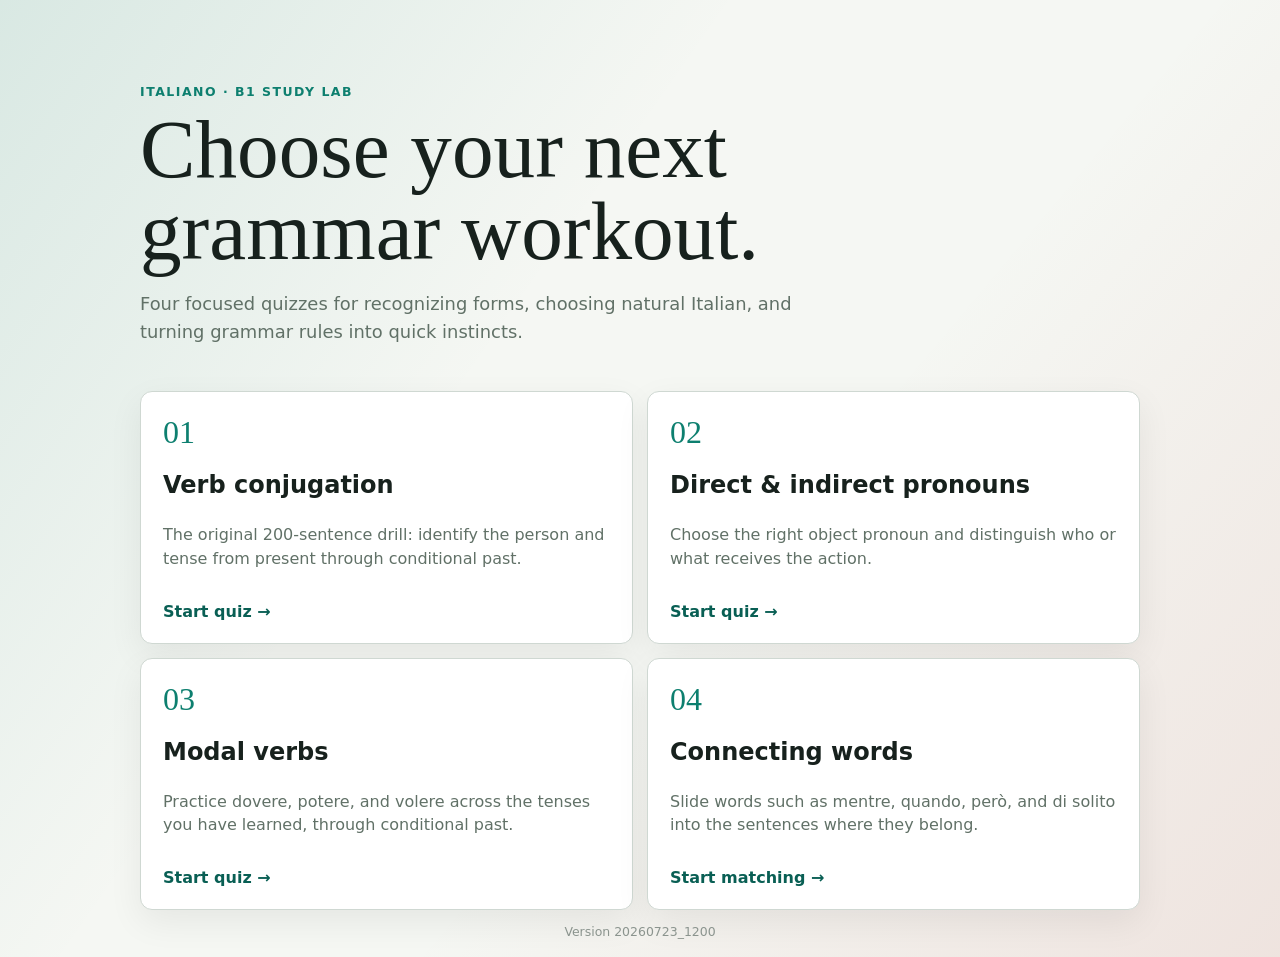
<file: index.html>
<!doctype html><html lang="en"><head><meta charset="utf-8"><meta name="viewport" content="width=device-width,initial-scale=1"><title>Italiano Study Quizzes</title><link rel="stylesheet" href="quiz.css"><style>.hero{padding:clamp(28px,6vw,66px) 0 28px}.eyebrow{color:var(--accent);font-weight:900;text-transform:uppercase;letter-spacing:.12em;font-size:.78rem}.hero h1{font:clamp(2.2rem,7vw,5.2rem)/.98 Georgia,serif;max-width:800px;margin:10px 0 16px}.hero p{max-width:680px;color:var(--muted);font-size:1.12rem;line-height:1.55}.quiz-grid{display:grid;grid-template-columns:repeat(2,minmax(0,1fr));gap:14px}.quiz-card{display:flex;flex-direction:column;background:#fff;border:1px solid var(--line);border-radius:12px;padding:22px;text-decoration:none;color:var(--ink);box-shadow:0 12px 35px #0001;transition:.18s}.quiz-card:hover{transform:translateY(-3px);border-color:var(--accent);box-shadow:0 18px 40px #0002}.number{font:2rem Georgia,serif;color:var(--accent)}.quiz-card h2{margin:20px 0 8px}.quiz-card p{color:var(--muted);line-height:1.45;flex:1}.go{font-weight:900;color:var(--dark);margin-top:16px}@media(max-width:780px){.quiz-grid{grid-template-columns:1fr}.hero{padding-top:25px}}</style></head><body><main class="shell"><header class="hero"><div class="eyebrow">Italiano · B1 study lab</div><h1>Choose your next grammar workout.</h1><p>Four focused quizzes for recognizing forms, choosing natural Italian, and turning grammar rules into quick instincts.</p></header><section class="quiz-grid" aria-label="Study quizzes"><a class="quiz-card" href="verb-quiz.html"><span class="number">01</span><h2>Verb conjugation</h2><p>The original 200-sentence drill: identify the person and tense from present through conditional past.</p><span class="go">Start quiz →</span></a><a class="quiz-card" href="pronouns-quiz.html"><span class="number">02</span><h2>Direct & indirect pronouns</h2><p>Choose the right object pronoun and distinguish who or what receives the action.</p><span class="go">Start quiz →</span></a><a class="quiz-card" href="modal-verbs-quiz.html"><span class="number">03</span><h2>Modal verbs</h2><p>Practice dovere, potere, and volere across the tenses you have learned, through conditional past.</p><span class="go">Start quiz →</span></a><a class="quiz-card" href="connecting-words-quiz.html"><span class="number">04</span><h2>Connecting words</h2><p>Slide words such as mentre, quando, però, and di solito into the sentences where they belong.</p><span class="go">Start matching →</span></a></section><div class="version">Version 20260723_1200</div></main></body></html>
</file>
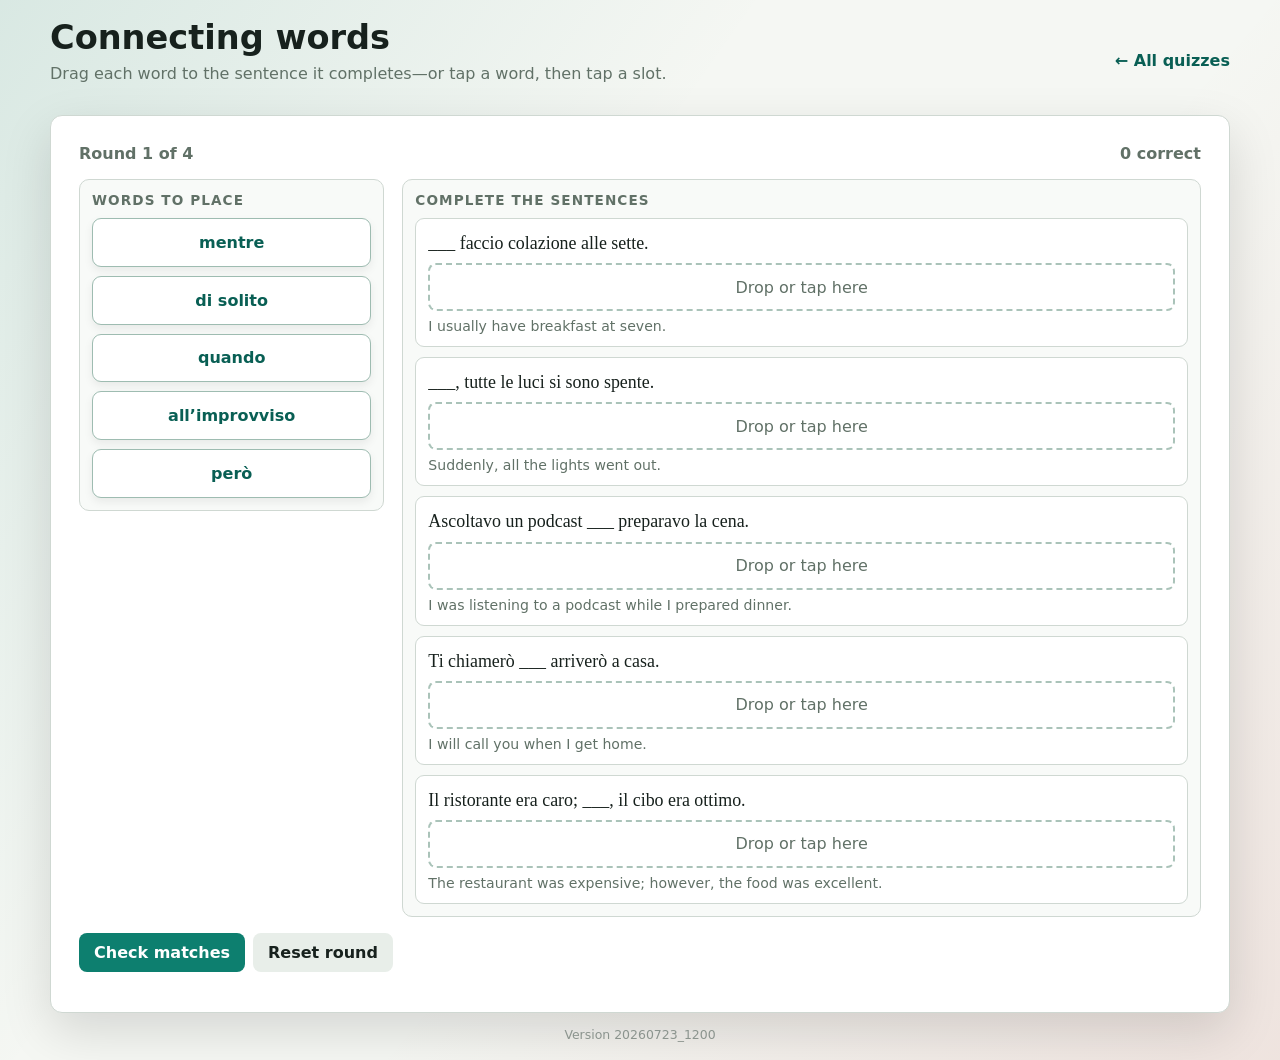
<file: connecting-words-quiz.html>
<!doctype html>
<html lang="en">
<head>
  <meta charset="utf-8">
  <meta name="viewport" content="width=device-width,initial-scale=1">
  <title>Italian Connecting Words Match</title>
  <link rel="stylesheet" href="quiz.css">
  <style>
    .match-shell{width:min(1180px,100%);margin:auto}.match-card{background:#fff;border:1px solid var(--line);border-radius:12px;box-shadow:0 18px 50px #0002;padding:clamp(16px,2.5vw,28px)}
    .round-line{display:flex;justify-content:space-between;gap:12px;color:var(--muted);font-weight:800;margin-bottom:16px}.board{display:grid;grid-template-columns:minmax(190px,.65fr) minmax(420px,1.7fr);gap:18px;align-items:start}
    .bank,.sentences{border:1px solid var(--line);border-radius:10px;background:#f8faf8;padding:12px}.bank h2,.sentences h2{font-size:.85rem;text-transform:uppercase;letter-spacing:.08em;color:var(--muted);margin:0 0 10px}
    .word-list{display:grid;gap:9px;min-height:280px}.word-card{display:flex;align-items:center;justify-content:center;min-height:48px;padding:9px 12px;border:1px solid #9ebcb1;border-radius:9px;background:#fff;color:var(--dark);font-weight:900;cursor:grab;box-shadow:0 4px 10px #0001;animation:slideIn .2s ease-out}
    .word-card:hover,.word-card.selected{border-color:var(--accent);background:#e9f6f2;transform:translateX(3px)}.word-card:active{cursor:grabbing}.empty-note{color:var(--muted);text-align:center;padding:22px 8px}
    .sentence-list{display:grid;gap:10px}.sentence-row{border:1px solid var(--line);border-radius:9px;background:#fff;padding:12px}.sentence-text{font:1.12rem/1.35 Georgia,serif;margin:0 0 8px}
    .drop-slot{min-height:48px;border:2px dashed #aac3b9;border-radius:8px;display:grid;place-items:center;color:var(--muted);cursor:pointer;padding:5px;transition:.16s}.drop-slot.over{border-color:var(--accent);background:#e9f6f2}.drop-slot.correct{border-style:solid;border-color:#78bd91;background:var(--soft-good)}.drop-slot.wrong{border-style:solid;border-color:#d99088;background:var(--soft-bad)}
    .drop-slot .word-card{width:100%;min-height:36px;cursor:pointer}.translation{margin:7px 0 0;color:var(--muted);font-size:.88rem}.correction{display:block;margin-top:6px;color:var(--bad);font-weight:800}
    .match-actions{display:flex;gap:8px;flex-wrap:wrap;margin-top:16px}.round-feedback{margin-top:12px;font-weight:800}.round-feedback.good{color:var(--good)}.round-feedback.bad{color:var(--bad)}
    @keyframes slideIn{from{opacity:.35;transform:translateX(-14px)}to{opacity:1;transform:translateX(0)}}@media(max-width:760px){.board{grid-template-columns:1fr}.word-list{grid-template-columns:repeat(2,minmax(0,1fr));min-height:0}.word-card:hover{transform:none}}@media(max-width:430px){.word-list{grid-template-columns:1fr}}
  </style>
</head>
<body>
<main class="match-shell">
  <div class="topbar"><div><h1>Connecting words</h1><p class="subtitle">Drag each word to the sentence it completes—or tap a word, then tap a slot.</p></div><a class="back" href="index.html">← All quizzes</a></div>
  <section class="match-card">
    <div class="round-line"><span id="roundLabel"></span><span id="scoreLabel">0 correct</span></div>
    <div class="board">
      <section class="bank" aria-labelledby="bankTitle"><h2 id="bankTitle">Words to place</h2><div class="word-list" id="wordBank"></div></section>
      <section class="sentences" aria-labelledby="sentenceTitle"><h2 id="sentenceTitle">Complete the sentences</h2><div class="sentence-list" id="sentenceList"></div></section>
    </div>
    <div class="match-actions"><button class="primary" id="checkRound" type="button">Check matches</button><button id="resetRound" type="button">Reset round</button><button id="nextRound" type="button" hidden>Next round</button></div>
    <div id="roundFeedback" class="round-feedback" aria-live="polite"></div>
  </section>
  <div class="version">Version 20260723_1200</div>
</main>
<script>
const rounds=[
[
 {word:'di solito',sentence:'___ faccio colazione alle sette.',translation:'I usually have breakfast at seven.',note:'a habitual action'},
 {word:'all’improvviso',sentence:'___, tutte le luci si sono spente.',translation:'Suddenly, all the lights went out.',note:'an unexpected event'},
 {word:'mentre',sentence:'Ascoltavo un podcast ___ preparavo la cena.',translation:'I was listening to a podcast while I prepared dinner.',note:'two actions happening at the same time'},
 {word:'quando',sentence:'Ti chiamerò ___ arriverò a casa.',translation:'I will call you when I get home.',note:'the time at which something happens'},
 {word:'però',sentence:'Il ristorante era caro; ___, il cibo era ottimo.',translation:'The restaurant was expensive; however, the food was excellent.',note:'a contrast'}
],
[
 {word:'quindi',sentence:'Pioveva molto, ___ siamo rimasti a casa.',translation:'It was raining heavily, so we stayed home.',note:'a result or consequence'},
 {word:'inoltre',sentence:'Il corso è utile; ___, è completamente gratuito.',translation:'The course is useful; moreover, it is completely free.',note:'additional information'},
 {word:'prima',sentence:'Lavati le mani ___ di mangiare.',translation:'Wash your hands before eating.',note:'an earlier action'},
 {word:'dopo',sentence:'Siamo usciti ___ aver finito il lavoro.',translation:'We went out after finishing the work.',note:'a later action'},
 {word:'appena',sentence:'Ti scrivo ___ so qualcosa.',translation:'I’ll write to you as soon as I know something.',note:'immediately when something happens'}
],
[
 {word:'anche se',sentence:'Andremo al mare ___ farà freddo.',translation:'We will go to the seaside even if it is cold.',note:'a contrast that does not change the result'},
 {word:'perché',sentence:'Studio italiano ___ voglio vivere a Roma.',translation:'I study Italian because I want to live in Rome.',note:'a reason'},
 {word:'perciò',sentence:'Ho perso l’autobus; ___, sono arrivato tardi.',translation:'I missed the bus; therefore, I arrived late.',note:'a consequence'},
 {word:'invece',sentence:'Io preferisco il tè; Marco, ___, beve sempre il caffè.',translation:'I prefer tea; Marco, on the other hand, always drinks coffee.',note:'an opposing choice'},
 {word:'poi',sentence:'Prima visitiamo il museo e ___ pranziamo.',translation:'First we visit the museum and then we have lunch.',note:'the next step in a sequence'}
],
[
 {word:'spesso',sentence:'Vado ___ in biblioteca dopo il lavoro.',translation:'I often go to the library after work.',note:'something that happens frequently'},
 {word:'raramente',sentence:'Giulia mangia ___ fuori perché ama cucinare.',translation:'Giulia rarely eats out because she loves cooking.',note:'something that almost never happens'},
 {word:'nel frattempo',sentence:'La pasta cuoce; ___, preparo il sugo.',translation:'The pasta is cooking; meanwhile, I prepare the sauce.',note:'something happening during the same period'},
 {word:'infine',sentence:'Abbiamo visitato Firenze e, ___, siamo tornati a casa.',translation:'We visited Florence and, finally, we returned home.',note:'the last event in a sequence'},
 {word:'nonostante',sentence:'___ la pioggia, abbiamo fatto una passeggiata.',translation:'Despite the rain, we took a walk.',note:'a contrast followed by a noun'}
]
];
let roundIndex=0,totalCorrect=0,placements={},selected=null,checked=false;
const wordBank=document.getElementById('wordBank'),sentenceList=document.getElementById('sentenceList'),feedback=document.getElementById('roundFeedback');
const shuffle=items=>{const copy=[...items];for(let i=copy.length-1;i>0;i--){const j=Math.floor(Math.random()*(i+1));[copy[i],copy[j]]=[copy[j],copy[i]]}return copy};
let wordOrder=[];
function renderRound(){checked=false;placements={};selected=null;wordOrder=shuffle(rounds[roundIndex].map((_,i)=>i));document.getElementById('roundLabel').textContent=`Round ${roundIndex+1} of ${rounds.length}`;document.getElementById('scoreLabel').textContent=`${totalCorrect} correct`;document.getElementById('checkRound').hidden=false;document.getElementById('resetRound').hidden=false;document.getElementById('nextRound').hidden=true;feedback.textContent='';renderBoard()}
function card(index){const item=rounds[roundIndex][index];return `<button type="button" class="word-card${selected===index?' selected':''}" draggable="${!checked}" data-word="${index}" aria-pressed="${selected===index}">${item.word}</button>`}
function renderBoard(){const used=new Set(Object.values(placements));wordBank.innerHTML=wordOrder.filter(i=>!used.has(i)).map(card).join('')||'<div class="empty-note">All words placed</div>';sentenceList.innerHTML=rounds[roundIndex].map((item,slot)=>{const placed=placements[slot];const result=checked?(placed===slot?' correct':' wrong'):'';const correction=checked&&placed!==slot?`<span class="correction">Correct: ${item.word} — ${item.note}</span>`:'';return `<article class="sentence-row"><p class="sentence-text">${item.sentence}</p><div class="drop-slot${result}" data-slot="${slot}">${placed===undefined?'Drop or tap here':card(placed)}</div><p class="translation">${item.translation}</p>${correction}</article>`}).join('');bindInteractions()}
function place(word,slot){if(checked)return;for(const key of Object.keys(placements))if(placements[key]===word)delete placements[key];placements[slot]=word;selected=null;renderBoard()}
function bindInteractions(){document.querySelectorAll('.word-card').forEach(el=>{el.addEventListener('click',event=>{event.stopPropagation();const word=Number(el.dataset.word);const parent=el.closest('.drop-slot');if(parent){delete placements[parent.dataset.slot];selected=word}else selected=selected===word?null:word;renderBoard()});el.addEventListener('dragstart',event=>event.dataTransfer.setData('text/plain',el.dataset.word))});document.querySelectorAll('.drop-slot').forEach(slot=>{slot.addEventListener('click',()=>{if(selected!==null)place(selected,Number(slot.dataset.slot))});slot.addEventListener('dragover',event=>{event.preventDefault();slot.classList.add('over')});slot.addEventListener('dragleave',()=>slot.classList.remove('over'));slot.addEventListener('drop',event=>{event.preventDefault();slot.classList.remove('over');place(Number(event.dataTransfer.getData('text/plain')),Number(slot.dataset.slot))})})}
document.getElementById('checkRound').addEventListener('click',()=>{if(Object.keys(placements).length<rounds[roundIndex].length){feedback.className='round-feedback bad';feedback.textContent='Place all five words before checking.';return}checked=true;const correct=rounds[roundIndex].reduce((sum,_,i)=>sum+(placements[i]===i),0);totalCorrect+=correct;feedback.className=`round-feedback ${correct===5?'good':'bad'}`;feedback.textContent=correct===5?'Perfetto—five correct matches!':`${correct} of 5 correct. Review the highlighted corrections.`;document.getElementById('scoreLabel').textContent=`${totalCorrect} correct`;document.getElementById('checkRound').hidden=true;document.getElementById('resetRound').hidden=true;document.getElementById('nextRound').hidden=false;document.getElementById('nextRound').textContent=roundIndex===rounds.length-1?'See final score':'Next round';renderBoard()});
document.getElementById('resetRound').addEventListener('click',()=>{placements={};selected=null;feedback.textContent='';renderBoard()});
document.getElementById('nextRound').addEventListener('click',()=>{if(roundIndex<rounds.length-1){roundIndex++;renderRound()}else{document.querySelector('.match-card').innerHTML=`<div class="complete"><strong>${totalCorrect}/${rounds.length*5}</strong><h2>Matching complete</h2><p>${totalCorrect===20?'Ottimo! Every connecting word found its place.':'Try again to make the connections automatic.'}</p><div class="actions" style="justify-content:center"><button class="primary" id="again">Play again</button><a class="back" style="padding:10px" href="index.html">All quizzes</a></div></div>`;document.getElementById('again').addEventListener('click',()=>location.reload())}});
renderRound();
</script>
</body>
</html>
</file>
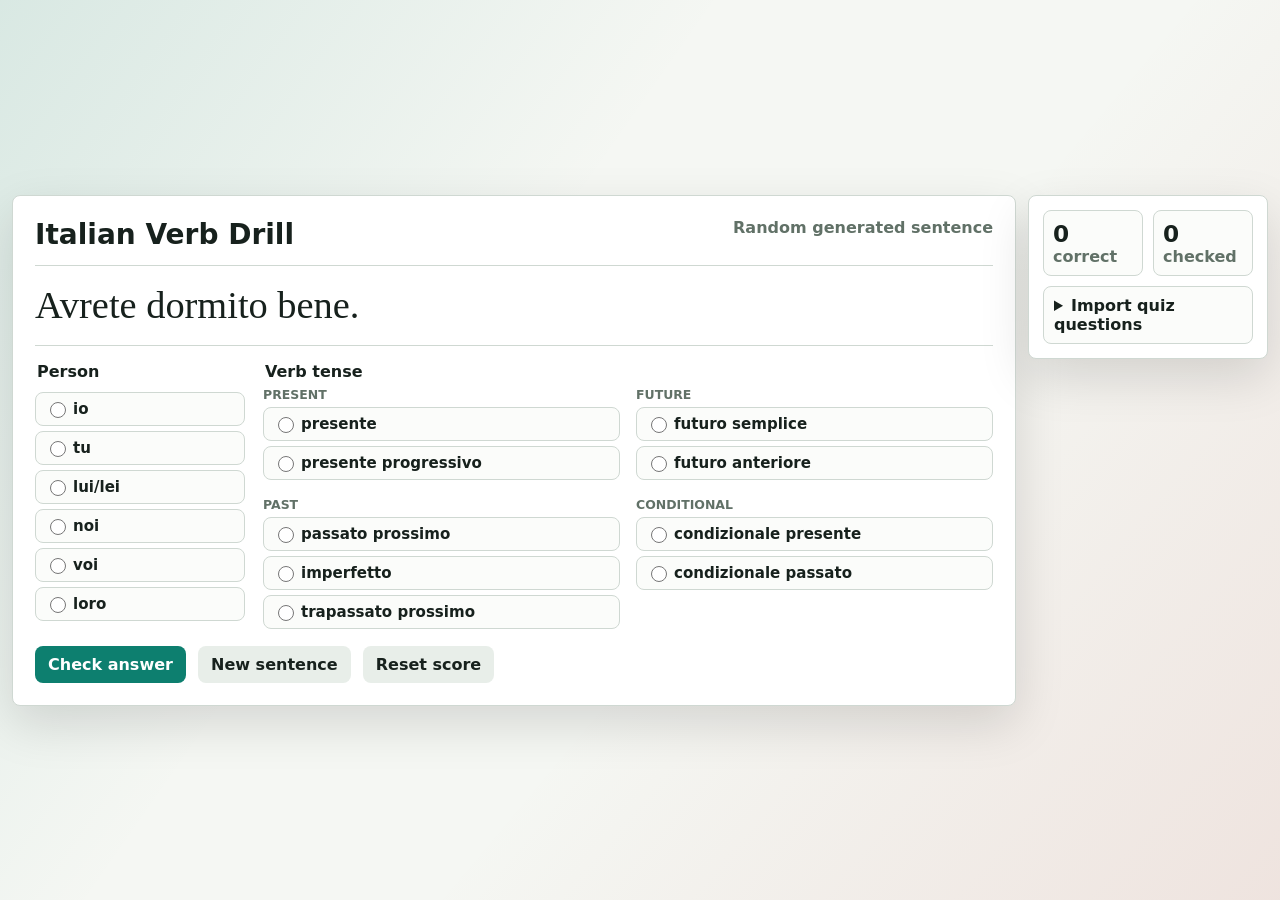
<file: italiano-B1-verb-quiz.html>
﻿<!doctype html>
<html lang="en">
<head>
  <meta charset="utf-8">
  <meta name="viewport" content="width=device-width, initial-scale=1">
  <title>Italian Verb Drill</title>
  <style>
    :root { --ink:#17211d; --muted:#617167; --line:#cfd8d2; --page:#f5f7f3; --accent:#0d7f6f; --accent-dark:#095f54; --good:#12733c; --bad:#b1332c; --soft-good:#e7f5ec; --soft-bad:#fae9e7; }
    * { box-sizing: border-box; }
    body { font-family: system-ui, -apple-system, BlinkMacSystemFont, "Segoe UI", sans-serif; margin: 0; min-height: 100vh; display: grid; place-items: center; background: linear-gradient(125deg, rgba(13,127,111,.12), transparent 38%), linear-gradient(310deg, rgba(181,56,45,.10), transparent 42%), var(--page); color: var(--ink); padding: 12px; }
    main { width: min(1500px, 100%); display: grid; grid-template-columns: minmax(0, 1fr) 240px; gap: 12px; }
    section, aside { background: white; border: 1px solid var(--line); border-radius: 8px; box-shadow: 0 18px 50px #0002; }
    section { padding: clamp(14px, 2vw, 22px); }
    aside { padding: 14px; align-self: start; display: grid; gap: 10px; }
    h1 { margin: 0; font-size: clamp(1.25rem, 2.2vw, 1.75rem); letter-spacing: 0; }
    .top { display: flex; justify-content: space-between; gap: 16px; align-items: start; margin-bottom: 14px; }
    #counter, .muted { color: var(--muted); font-weight: 650; }
    #sentence { font: clamp(1.45rem, 3vw, 2.65rem)/1.12 Georgia, "Times New Roman", serif; margin: 0 0 16px; padding: 18px 0; border-block: 1px solid var(--line); }
    .grid { display: grid; grid-template-columns: 210px minmax(720px, 1fr); gap: 18px; align-items: start; }
    fieldset { border: 0; padding: 0; margin: 0; }
#tenses { display: grid; grid-template-columns: repeat(2, minmax(260px, 1fr)); gap: 12px 16px; align-items: start; }
.tense-stack { display: grid; gap: 12px; min-width: 0; }
.tense-group { min-width: 0; }
.tense-group-title { color: var(--muted); font-size: .78rem; font-weight: 850; text-transform: uppercase; margin: 0 0 5px; }
    legend { font-weight: 850; margin-bottom: 6px; }
    label { display: grid; grid-template-columns: 20px 1fr; gap: 8px; align-items: center; min-height: 34px; padding: 6px 9px; margin: 5px 0; border: 1px solid var(--line); border-radius: 8px; background: #fbfcfa; cursor: pointer; font-weight: 700; font-size: .94rem; }
    label.answer-correct { background: #e7f5ec; border-color: #8fcfa6; color: #115f34; }
    label.answer-wrong { background: #fae9e7; border-color: #e2aaa4; color: #9d2f28; }
    input[type="radio"] { width: 16px; height: 16px; accent-color: var(--accent); }
    button { margin-top: 12px; margin-right: 7px; padding: 9px 13px; border: 0; border-radius: 8px; font: inherit; font-weight: 850; cursor: pointer; background: #e8eee9; color: var(--ink); }
    button.primary { background: var(--accent); color: white; }
    button.primary:hover { background: var(--accent-dark); }
    #feedback { display: none; font-weight: 800; margin: 12px 0 0; padding: 10px 12px; border-radius: 8px; }
    #feedback.show { display: block; }
    .conjugation-panel { margin-top: 12px; border: 1px solid var(--line); border-radius: 8px; background: #fbfcfa; overflow: hidden; }
    .conjugation-title { padding: 9px 11px; font-weight: 850; border-bottom: 1px solid var(--line); background: #f1f5f2; }
    .conjugation-grid { display: grid; grid-template-columns: repeat(2, minmax(0, 1fr)); }
    .conjugation-row { display: grid; grid-template-columns: 70px 1fr; gap: 8px; padding: 8px 11px; border-top: 1px solid #edf1ee; }
    .conjugation-row:nth-child(1), .conjugation-row:nth-child(2) { border-top: 0; }
    .conjugation-person { color: var(--muted); font-weight: 850; }
    .conjugation-form { font-weight: 760; }
    #feedback.correct { color: var(--good); background: var(--soft-good); border: 1px solid #acd7bb; }
    #feedback.wrong, #feedback.warn { color: var(--bad); background: var(--soft-bad); border: 1px solid #e6bab6; }
    .score { display: grid; grid-template-columns: 1fr 1fr; gap: 10px; }
    .score div { border: 1px solid var(--line); border-radius: 8px; padding: 9px; background: #fbfcfa; }
    .score strong { display: block; font-size: 1.45rem; }
    textarea { width: 100%; min-height: 120px; resize: vertical; border: 1px solid var(--line); border-radius: 8px; padding: 10px; font: 13px ui-monospace, Consolas, monospace; }
    .side-actions button { width: 100%; margin: 6px 0 0; }
    .import-tools { border: 1px solid var(--line); border-radius: 8px; padding: 9px 10px; background: #fbfcfa; }
    .import-tools summary { cursor: pointer; font-weight: 850; }
    .import-tools:not([open]) { padding-bottom: 9px; }
    .small { font-size: .9rem; color: var(--muted); line-height: 1.35; }
    @media (max-width: 1250px) { main { grid-template-columns: 1fr; } aside { grid-template-columns: 240px 1fr; align-items: start; } }
    @media (max-width: 1100px) { .grid { grid-template-columns: 190px minmax(0, 1fr); } #tenses { grid-template-columns: repeat(2, minmax(230px, 1fr)); } }
    @media (max-width: 820px) { main, .grid, #tenses { grid-template-columns: 1fr; } .top { display: block; } }
  </style>
</head>
<body>
<main>
  <section>
    <div class="top"><h1>Italian Verb Drill</h1><div id="counter">New random sentence</div></div>
    <p id="sentence"></p>
    <form id="quiz" autocomplete="off">
      <div class="grid">
        <fieldset><legend>Person</legend><div id="people"></div></fieldset>
        <fieldset><legend>Verb tense</legend><div id="tenses"></div></fieldset>
      </div>
      <button class="primary" type="submit">Check answer</button>
      <button type="button" id="explain" hidden>Explain answer</button>
      <button type="button" id="next">New sentence</button>
      <button type="button" id="reset">Reset score</button>
    </form>
    <p id="feedback" aria-live="polite"></p>
    <div id="conjugationPanel" class="conjugation-panel" hidden></div>
  </section>
  <aside>
    <div class="score">
      <div><strong id="correctCount">0</strong><span class="muted">correct</span></div>
      <div><strong id="attemptCount">0</strong><span class="muted">checked</span></div>
    </div>
    <details class="import-tools">
      <summary>Import quiz questions</summary>
      <p class="small">Copy the prompt, ask ChatGPT, then paste the JSON here and import it.</p>
      <textarea id="importBox" spellcheck="false" placeholder='[{"sentence":"Sto studiando la grammatica.","person":"io","tense":"presente progressivo","translation":"I am studying grammar."}]'></textarea>
      <div class="side-actions">
        <button type="button" id="copyPrompt">Copy ChatGPT prompt</button>
        <button type="button" id="importSentences">Import pasted sentences</button>
      </div>
    </details>
  </aside>
</main>
<script>
const people = ["io", "tu", "lui/lei", "noi", "voi", "loro"];
const tenses = [
  "presente",
  "presente progressivo",
  "passato prossimo",
  "imperfetto",
  "trapassato prossimo",
  "futuro semplice",
  "futuro anteriore",
  "condizionale presente",
  "condizionale passato"
];
const tenseHints = {
  presente: "The presente describes what happens now or generally. Look for endings like -o, -i, -a/-e, -iamo, -ate/-ete/-ite, or -ano/-ono.",
  "presente progressivo": "The presente progressivo uses stare in the present plus the gerund, like sto parlando or stanno dormendo.",
  "passato prossimo": "The passato prossimo uses avere or essere in the present plus a past participle, like ho parlato or sono stato.",
  imperfetto: "The imperfetto describes ongoing or habitual past action. Common endings include -vo, -vi, -va, -vamo, -vate, and -vano.",
  "trapassato prossimo": "The trapassato prossimo means had done something. It uses the imperfetto of avere or essere plus a past participle, like avevo parlato or ero stato.",
  "futuro semplice": "The futuro semplice describes what will happen. Common endings include -r\u00f2, -rai, -r\u00e0, -remo, -rete, and -ranno.",
  "futuro anteriore": "The futuro anteriore means will have done something. It uses the future of avere or essere plus a past participle, like avr\u00f2 parlato or sar\u00f2 stato.",
  "condizionale presente": "The condizionale presente describes what would happen. Common endings include -rei, -resti, -rebbe, -remmo, -reste, and -rebbero.",
  "condizionale passato": "The condizionale passato means would have done something. It uses the conditional of avere or essere plus a past participle, like avrei parlato or sarei stato."
};
const endings = {
  parlare: {
    "presente": { io:"parlo", tu:"parli", "lui/lei":"parla", noi:"parliamo", voi:"parlate", loro:"parlano" },
    "presente progressivo": { io:"sto parlando", tu:"stai parlando", "lui/lei":"sta parlando", noi:"stiamo parlando", voi:"state parlando", loro:"stanno parlando" },
    "passato prossimo": { io:"ho parlato", tu:"hai parlato", "lui/lei":"ha parlato", noi:"abbiamo parlato", voi:"avete parlato", loro:"hanno parlato" },
    "imperfetto": { io:"parlavo", tu:"parlavi", "lui/lei":"parlava", noi:"parlavamo", voi:"parlavate", loro:"parlavano" },
    "trapassato prossimo": { io:"avevo parlato", tu:"avevi parlato", "lui/lei":"aveva parlato", noi:"avevamo parlato", voi:"avevate parlato", loro:"avevano parlato" },
    "futuro semplice": { io:"parler\u00f2", tu:"parlerai", "lui/lei":"parler\u00e0", noi:"parleremo", voi:"parlerete", loro:"parleranno" },
    "futuro anteriore": { io:"avr\u00f2 parlato", tu:"avrai parlato", "lui/lei":"avr\u00e0 parlato", noi:"avremo parlato", voi:"avrete parlato", loro:"avranno parlato" },
    "condizionale presente": { io:"parlerei", tu:"parleresti", "lui/lei":"parlerebbe", noi:"parleremmo", voi:"parlereste", loro:"parlerebbero" },
    "condizionale passato": { io:"avrei parlato", tu:"avresti parlato", "lui/lei":"avrebbe parlato", noi:"avremmo parlato", voi:"avreste parlato", loro:"avrebbero parlato" }
  },
  finire: {
    "presente": { io:"finisco", tu:"finisci", "lui/lei":"finisce", noi:"finiamo", voi:"finite", loro:"finiscono" },
    "presente progressivo": { io:"sto finendo", tu:"stai finendo", "lui/lei":"sta finendo", noi:"stiamo finendo", voi:"state finendo", loro:"stanno finendo" },
    "passato prossimo": { io:"ho finito", tu:"hai finito", "lui/lei":"ha finito", noi:"abbiamo finito", voi:"avete finito", loro:"hanno finito" },
    "imperfetto": { io:"finivo", tu:"finivi", "lui/lei":"finiva", noi:"finivamo", voi:"finivate", loro:"finivano" },
    "trapassato prossimo": { io:"avevo finito", tu:"avevi finito", "lui/lei":"aveva finito", noi:"avevamo finito", voi:"avevate finito", loro:"avevano finito" },
    "futuro semplice": { io:"finir\u00f2", tu:"finirai", "lui/lei":"finir\u00e0", noi:"finiremo", voi:"finirete", loro:"finiranno" },
    "futuro anteriore": { io:"avr\u00f2 finito", tu:"avrai finito", "lui/lei":"avr\u00e0 finito", noi:"avremo finito", voi:"avrete finito", loro:"avranno finito" },
    "condizionale presente": { io:"finirei", tu:"finiresti", "lui/lei":"finirebbe", noi:"finiremmo", voi:"finireste", loro:"finirebbero" },
    "condizionale passato": { io:"avrei finito", tu:"avresti finito", "lui/lei":"avrebbe finito", noi:"avremmo finito", voi:"avreste finito", loro:"avrebbero finito" }
  },
  dormire: {
    "presente": { io:"dormo", tu:"dormi", "lui/lei":"dorme", noi:"dormiamo", voi:"dormite", loro:"dormono" },
    "presente progressivo": { io:"sto dormendo", tu:"stai dormendo", "lui/lei":"sta dormendo", noi:"stiamo dormendo", voi:"state dormendo", loro:"stanno dormendo" },
    "passato prossimo": { io:"ho dormito", tu:"hai dormito", "lui/lei":"ha dormito", noi:"abbiamo dormito", voi:"avete dormito", loro:"hanno dormito" },
    "imperfetto": { io:"dormivo", tu:"dormivi", "lui/lei":"dormiva", noi:"dormivamo", voi:"dormivate", loro:"dormivano" },
    "trapassato prossimo": { io:"avevo dormito", tu:"avevi dormito", "lui/lei":"aveva dormito", noi:"avevamo dormito", voi:"avevate dormito", loro:"avevano dormito" },
    "futuro semplice": { io:"dormir\u00f2", tu:"dormirai", "lui/lei":"dormir\u00e0", noi:"dormiremo", voi:"dormirete", loro:"dormiranno" },
    "futuro anteriore": { io:"avr\u00f2 dormito", tu:"avrai dormito", "lui/lei":"avr\u00e0 dormito", noi:"avremo dormito", voi:"avrete dormito", loro:"avranno dormito" },
    "condizionale presente": { io:"dormirei", tu:"dormiresti", "lui/lei":"dormirebbe", noi:"dormiremmo", voi:"dormireste", loro:"dormirebbero" },
    "condizionale passato": { io:"avrei dormito", tu:"avresti dormito", "lui/lei":"avrebbe dormito", noi:"avremmo dormito", voi:"avreste dormito", loro:"avrebbero dormito" }
  },
  essere: {
    "presente": { io:"sono", tu:"sei", "lui/lei":"\u00e8", noi:"siamo", voi:"siete", loro:"sono" },
    "passato prossimo": { io:"sono stato", tu:"sei stato", "lui/lei":"\u00e8 stato", noi:"siamo stati", voi:"siete stati", loro:"sono stati" },
    "imperfetto": { io:"ero", tu:"eri", "lui/lei":"era", noi:"eravamo", voi:"eravate", loro:"erano" },
    "trapassato prossimo": { io:"ero stato", tu:"eri stato", "lui/lei":"era stato", noi:"eravamo stati", voi:"eravate stati", loro:"erano stati" },
    "futuro semplice": { io:"sar\u00f2", tu:"sarai", "lui/lei":"sar\u00e0", noi:"saremo", voi:"sarete", loro:"saranno" },
    "futuro anteriore": { io:"sar\u00f2 stato", tu:"sarai stato", "lui/lei":"sar\u00e0 stato", noi:"saremo stati", voi:"sarete stati", loro:"saranno stati" },
    "condizionale presente": { io:"sarei", tu:"saresti", "lui/lei":"sarebbe", noi:"saremmo", voi:"sareste", loro:"sarebbero" },
    "condizionale passato": { io:"sarei stato", tu:"saresti stato", "lui/lei":"sarebbe stato", noi:"saremmo stati", voi:"sareste stati", loro:"sarebbero stati" }
  }
};
const verbContexts = {
  parlare: [
    { it: "con il professore", en: "with the teacher" },
    { it: "al telefono", en: "on the phone" },
    { it: "della lezione", en: "about the lesson" },
    { it: "con Maria dopo cena", en: "with Maria after dinner" },
    { it: "lentamente", en: "slowly" }
  ],
  finire: [
    { it: "i compiti", en: "the homework" },
    { it: "il libro", en: "the book" },
    { it: "il progetto", en: "the project" },
    { it: "la lezione", en: "the lesson" },
    { it: "tutto prima di cena", en: "everything before dinner" }
  ],
  dormire: [
    { it: "bene", en: "well" },
    { it: "poco", en: "a little" },
    { it: "fino a tardi", en: "until late" },
    { it: "in albergo", en: "at the hotel" },
    { it: "per otto ore", en: "for eight hours" }
  ]
};
const adjectiveForms = {
  pronto: { io:"pronto", tu:"pronto", "lui/lei":"pronto", noi:"pronti", voi:"pronti", loro:"pronti" },
  stanco: { io:"stanco", tu:"stanco", "lui/lei":"stanco", noi:"stanchi", voi:"stanchi", loro:"stanchi" },
  felice: { io:"felice", tu:"felice", "lui/lei":"felice", noi:"felici", voi:"felici", loro:"felici" },
  "in ritardo": { io:"in ritardo", tu:"in ritardo", "lui/lei":"in ritardo", noi:"in ritardo", voi:"in ritardo", loro:"in ritardo" },
  "molto gentile": { io:"molto gentile", tu:"molto gentile", "lui/lei":"molto gentile", noi:"molto gentili", voi:"molto gentili", loro:"molto gentili" }
};
const adjectives = Object.keys(adjectiveForms);
const adjectiveMeanings = {
  pronto: "ready",
  pronti: "ready",
  stanco: "tired",
  stanchi: "tired",
  felice: "happy",
  felici: "happy",
  "in ritardo": "late",
  "molto gentile": "very kind",
  "molto gentili": "very kind"
};
const verbMeanings = {
  parlare: "to speak",
  finire: "to finish",
  dormire: "to sleep",
  essere: "to be"
};
const personMeanings = {
  io: "I",
  tu: "you",
  "lui/lei": "he/she",
  noi: "we",
  voi: "you all",
  loro: "they"
};
const essereTranslationTemplates = {
  presente: { io:"am", tu:"are", "lui/lei":"is", noi:"are", voi:"are", loro:"are" },
  "presente progressivo": { io:"am being", tu:"are being", "lui/lei":"is being", noi:"are being", voi:"are being", loro:"are being" },
  "passato prossimo": { io:"was / have been", tu:"were / have been", "lui/lei":"was / has been", noi:"were / have been", voi:"were / have been", loro:"were / have been" },
  imperfetto: { io:"was / used to be", tu:"were / used to be", "lui/lei":"was / used to be", noi:"were / used to be", voi:"were / used to be", loro:"were / used to be" },
  "trapassato prossimo": { io:"had been", tu:"had been", "lui/lei":"had been", noi:"had been", voi:"had been", loro:"had been" },
  "futuro semplice": { io:"will be", tu:"will be", "lui/lei":"will be", noi:"will be", voi:"will be", loro:"will be" },
  "futuro anteriore": { io:"will have been", tu:"will have been", "lui/lei":"will have been", noi:"will have been", voi:"will have been", loro:"will have been" },
  "condizionale presente": { io:"would be", tu:"would be", "lui/lei":"would be", noi:"would be", voi:"would be", loro:"would be" },
  "condizionale passato": { io:"would have been", tu:"would have been", "lui/lei":"would have been", noi:"would have been", voi:"would have been", loro:"would have been" }
};
const translationTemplates = {
  presente: { parlare:"speak", finire:"finish", dormire:"sleep", essere:"am/is/are" },
  "presente progressivo": { parlare:"am/is/are speaking", finire:"am/is/are finishing", dormire:"am/is/are sleeping", essere:"am/is/are being" },
  "passato prossimo": { parlare:"spoke / have spoken", finire:"finished / have finished", dormire:"slept / have slept", essere:"was/were / have been" },
  imperfetto: { parlare:"was/were speaking / used to speak", finire:"was/were finishing / used to finish", dormire:"was/were sleeping / used to sleep", essere:"was/were / used to be" },
  "trapassato prossimo": { parlare:"had spoken", finire:"had finished", dormire:"had slept", essere:"had been" },
  "futuro semplice": { parlare:"will speak", finire:"will finish", dormire:"will sleep", essere:"will be" },
  "futuro anteriore": { parlare:"will have spoken", finire:"will have finished", dormire:"will have slept", essere:"will have been" },
  "condizionale presente": { parlare:"would speak", finire:"would finish", dormire:"would sleep", essere:"would be" },
  "condizionale passato": { parlare:"would have spoken", finire:"would have finished", dormire:"would have slept", essere:"would have been" }
};
const curatedQuestions = [
  { sentence:"Ho parlato con il medico stamattina.", person:"io", tense:"passato prossimo", verb:"parlare", form:"ho parlato", translation:"I spoke with the doctor this morning." },
  { sentence:"Stavamo parlando della vacanza.", person:"noi", tense:"presente progressivo", verb:"parlare", form:"stiamo parlando", translation:"We are talking about the vacation." },
  { sentence:"Avevate finito i compiti prima di uscire.", person:"voi", tense:"trapassato prossimo", verb:"finire", form:"avevate finito", translation:"You all had finished the homework before going out." },
  { sentence:"Finiranno il progetto entro venerd\u00ec.", person:"loro", tense:"futuro semplice", verb:"finire", form:"finiranno", translation:"They will finish the project by Friday." },
  { sentence:"Dormiresti meglio con meno caff\u00e8.", person:"tu", tense:"condizionale presente", verb:"dormire", form:"dormiresti", translation:"You would sleep better with less coffee." },
  { sentence:"Avrei dormito ancora un'ora.", person:"io", tense:"condizionale passato", verb:"dormire", form:"avrei dormito", translation:"I would have slept another hour." },
  { sentence:"Saremo stati in ritardo.", person:"noi", tense:"futuro anteriore", verb:"essere", form:"saremo stati", translation:"We will have been late." },
  { sentence:"Erano molto gentili con tutti.", person:"loro", tense:"imperfetto", verb:"essere", form:"erano", translation:"They were very kind to everyone." }
];
let imported = [];
let current = null;
let attempts = 0;
let correct = 0;
let answered = false;
let gotThisOne = false;
const form = document.getElementById("quiz");
const feedback = document.getElementById("feedback");
const conjugationPanel = document.getElementById("conjugationPanel");
const explainButton = document.getElementById("explain");
function choice(list) { return list[Math.floor(Math.random() * list.length)]; }
function capitalize(text) { return text.charAt(0).toUpperCase() + text.slice(1); }
function radios(list, name, target) { target.innerHTML = list.map(x => '<label><input type="radio" name="' + name + '" value="' + x + '"><span>' + x + '</span></label>').join(""); }
function tenseRadios(target) {
  const columns = [
    [
      { title: "Present", items: ["presente", "presente progressivo"] },
      { title: "Past", items: ["passato prossimo", "imperfetto", "trapassato prossimo"] }
    ],
    [
      { title: "Future", items: ["futuro semplice", "futuro anteriore"] },
      { title: "Conditional", items: ["condizionale presente", "condizionale passato"] }
    ]
  ];
  target.innerHTML = columns.map(column => '<div class="tense-stack">' + column.map(group => '<div class="tense-group"><div class="tense-group-title">' + group.title + '</div>' + group.items.map(x => '<label><input type="radio" name="tense" value="' + x + '"><span>' + x + '</span></label>').join("") + '</div>').join("") + '</div>').join("");
}
function selected(name) { return document.querySelector('input[name="' + name + '"]:checked')?.value; }
function clearSelections() { document.querySelectorAll('input[type="radio"]').forEach(input => { input.checked = false; input.defaultChecked = false; input.removeAttribute("checked"); }); }
function renderAnswerControls() {
  radios(people, "person", document.getElementById("people"));
  tenseRadios(document.getElementById("tenses"));
  clearSelections();
}
function clearAnswerHighlights() { document.querySelectorAll("label.answer-correct, label.answer-wrong").forEach(label => label.classList.remove("answer-correct", "answer-wrong")); }
function markChoice(name, value, className) { const input = Array.from(document.querySelectorAll('input[name="' + name + '"]')).find(option => option.value === value); if (input) input.closest("label")?.classList.add(className); }
function markCheckedAnswers(person, tense) { clearAnswerHighlights(); markChoice("person", current.person, "answer-correct"); markChoice("tense", current.tense, "answer-correct"); if (person !== current.person) markChoice("person", person, "answer-wrong"); if (tense !== current.tense) markChoice("tense", tense, "answer-wrong"); }
function show(kind, text) { feedback.className = 'show ' + kind; feedback.textContent = text; }
function translationLine() { return current.translation ? " Translation: " + current.translation : ""; }
function hideConjugation() { conjugationPanel.hidden = true; conjugationPanel.innerHTML = ""; }
function showConjugation() {
  if (!current.verb || !endings[current.verb]?.[current.tense]) { hideConjugation(); return; }
  const forms = endings[current.verb][current.tense];
  conjugationPanel.hidden = false;
  conjugationPanel.innerHTML = '<div class="conjugation-title">' + current.verb + ' - ' + current.tense + '</div><div class="conjugation-grid">' + people.map(person => '<div class="conjugation-row"><span class="conjugation-person">' + person + '</span><span class="conjugation-form">' + forms[person] + '</span></div>').join("") + '</div>';
}
function explainCurrent() {
  const formText = current.form || current.sentence.split(/\s+/).slice(0, 2).join(" ") || "the verb";
  const meaning = current.verb ? " The infinitive " + current.verb + " means " + (verbMeanings[current.verb] || "this verb") + "." : "";
  const translation = current.translation ? " Translation: " + current.translation : "";
  return formText + " is " + current.person + " in the " + current.tense + "." + meaning + " " + (tenseHints[current.tense] || "Look at the verb form and auxiliary to identify the tense.") + translation;
}
function updateScore() { correctCount.textContent = correct; attemptCount.textContent = attempts; }
function clearQuizUrl() { if (typeof location !== "undefined" && location.search) history.replaceState(null, "", location.pathname); }
function availablePairs() {
  const pairs = [];
  for (const verb of Object.keys(endings)) {
    for (const tense of tenses) {
      if (!endings[verb][tense]) continue;
      for (const person of people) {
        const formText = endings[verb][tense][person];
        const duplicateCount = people.filter(other => endings[verb][tense]?.[other] === formText).length;
        if (duplicateCount === 1) pairs.push({ verb, tense, person, form: formText });
      }
    }
  }
  return pairs;
}
const localPairs = availablePairs();
function englishVerbPhrase(pair) {
  if (pair.verb === "essere") return essereTranslationTemplates[pair.tense]?.[pair.person] || "be";
  const base = {
    parlare: "speak",
    finire: "finish",
    dormire: "sleep"
  }[pair.verb] || pair.verb;
  const third = { parlare: "speaks", finire: "finishes", dormire: "sleeps" }[pair.verb] || base;
  const gerund = { parlare: "speaking", finire: "finishing", dormire: "sleeping" }[pair.verb] || base;
  const past = { parlare: "spoken", finire: "finished", dormire: "slept" }[pair.verb] || base;
  const simplePast = { parlare: "spoke", finire: "finished", dormire: "slept" }[pair.verb] || base;
  const bePresent = { io: "am", tu: "are", "lui/lei": "is", noi: "are", voi: "are", loro: "are" }[pair.person];
  const bePast = { io: "was", tu: "were", "lui/lei": "was", noi: "were", voi: "were", loro: "were" }[pair.person];
  switch (pair.tense) {
    case "presente": return pair.person === "lui/lei" ? third : base;
    case "presente progressivo": return bePresent + " " + gerund;
    case "passato prossimo": return simplePast + " / have " + past;
    case "imperfetto": return bePast + " " + gerund + " / used to " + base;
    case "trapassato prossimo": return "had " + past;
    case "futuro semplice": return "will " + base;
    case "futuro anteriore": return "will have " + past;
    case "condizionale presente": return "would " + base;
    case "condizionale passato": return "would have " + past;
    default: return base;
  }
}
function makeTranslation(pair, extra, context) {
  const subject = personMeanings[pair.person] || pair.person;
  const verbPhrase = englishVerbPhrase(pair);
  const extraMeaning = pair.verb === "essere" ? (adjectiveMeanings[extra] || extra) : (context?.en || extra);
  return subject + " " + verbPhrase + " " + extraMeaning + ".";
}
function makeLocalQuestion() {
  const pair = choice(localPairs);
  let extra = "";
  let context = null;
  if (pair.verb === "essere") {
    const adjectiveKey = choice(adjectives);
    extra = adjectiveForms[adjectiveKey][pair.person];
  } else {
    context = choice(verbContexts[pair.verb]);
    extra = context.it;
  }
  return { sentence: capitalize(pair.form + " " + extra + "."), person: pair.person, tense: pair.tense, verb: pair.verb, form: pair.form, translation: makeTranslation(pair, extra, context) };
}
function normalizePerson(value) {
  const v = String(value || "").toLowerCase().trim();
  if (["io", "tu", "noi", "voi", "loro"].includes(v)) return v;
  if (["lui", "lei", "egli", "ella", "lui/lei", "3rd person singular"].includes(v)) return "lui/lei";
  return "";
}
function normalizeVerb(value) {
  const v = String(value || "").toLowerCase().trim();
  return endings[v] ? v : "";
}
function inferVerbFromSentence(sentenceText, tense, person) {
  const clean = String(sentenceText || "").toLowerCase();
  for (const verb of Object.keys(endings)) {
    const formText = endings[verb]?.[tense]?.[person];
    if (formText && clean.includes(formText.toLowerCase())) return { verb, form: formText };
  }
  return { verb: "", form: "" };
}
function normalizeTense(value) {
  const v = String(value || "").toLowerCase().trim();
  const aliases = {
    present: "presente",
    "present progressive": "presente progressivo",
    "presente progressiva": "presente progressivo",
    "present perfect": "passato prossimo",
    imperfect: "imperfetto",
    future: "futuro semplice",
    conditional: "condizionale presente",
    condizionale: "condizionale presente",
    "past conditional": "condizionale passato",
    "conditional past": "condizionale passato",
    "pluperfect": "trapassato prossimo",
    "future perfect": "futuro anteriore"
  };
  return aliases[v] || v;
}
function nextQuestion() {
  clearQuizUrl();
  current = imported.length ? choice(imported) : (Math.random() < 0.35 ? choice(curatedQuestions) : makeLocalQuestion());
  sentence.textContent = current.sentence;
  counter.textContent = imported.length ? "Random imported sentence" : "Random generated sentence";
  renderAnswerControls();
  answered = false;
  gotThisOne = false;
  form.reset();
  clearSelections();
  clearAnswerHighlights();
  hideConjugation();
  feedback.className = "";
  feedback.textContent = "";
  explainButton.hidden = true;
}
renderAnswerControls();
form.addEventListener("submit", event => {
  event.preventDefault();
  const person = selected("person");
  const tense = selected("tense");
  if (!person || !tense) return show("warn", "Pick one option in each group first.");
  explainButton.hidden = true;
  if (!answered) { attempts++; answered = true; }
  markCheckedAnswers(person, tense);
  showConjugation();
  if (person === current.person && tense === current.tense) {
    if (!gotThisOne) { correct++; gotThisOne = true; }
    show("correct", "Correct." + translationLine());
  } else {
    show("wrong", "Not quite. Correct answer: " + current.person + ", " + current.tense + "." + translationLine());
    explainButton.hidden = false;
  }
  updateScore();
});
explainButton.onclick = () => show("wrong", explainCurrent());
next.onclick = nextQuestion;
reset.onclick = () => { attempts = 0; correct = 0; updateScore(); nextQuestion(); };
copyPrompt.onclick = async () => {
  const prompt = 'Create 30 short Italian practice sentences as JSON only. Each item must have sentence, person, tense, verb, and translation. verb must be the infinitive, such as parlare, finire, dormire, or essere. Do not include explicit subject pronouns like io, tu, lui, lei, noi, voi, or loro in the Italian sentence. The person should be inferable from the verb form. Avoid ambiguous forms where two people have the same conjugation. person must be one of: io, tu, lui/lei, noi, voi, loro. tense must be one of: presente, presente progressivo, passato prossimo, imperfetto, trapassato prossimo, futuro semplice, futuro anteriore, condizionale presente, condizionale passato. Use varied common verbs and natural beginner/intermediate sentences.';
  await navigator.clipboard.writeText(prompt);
  show("correct", "Prompt copied. Paste it into ChatGPT, then paste the JSON result into the import box.");
};
importSentences.onclick = () => {
  try {
    const data = JSON.parse(importBox.value);
    imported = data.map(item => {
      const sentenceText = String(item.sentence || "").trim();
      const person = normalizePerson(item.person);
      const tense = normalizeTense(item.tense);
      const inferred = inferVerbFromSentence(sentenceText, tense, person);
      const verb = normalizeVerb(item.verb) || inferred.verb;
      const form = item.form || inferred.form;
      return { sentence: sentenceText, person, tense, verb, form, translation: String(item.translation || "") };
    }).filter(item => item.sentence && people.includes(item.person) && tenses.includes(item.tense));
    if (!imported.length) throw new Error("No valid sentences found");
    show("correct", "Imported " + imported.length + " ChatGPT sentences.");
    importBox.value = "";
    document.querySelector(".import-tools")?.removeAttribute("open");
    nextQuestion();
  } catch (error) {
    show("wrong", "I couldn't import that JSON. Make sure ChatGPT returns a plain array of sentence objects.");
  }
};
nextQuestion();
</script>
</body>
</html>
</file>
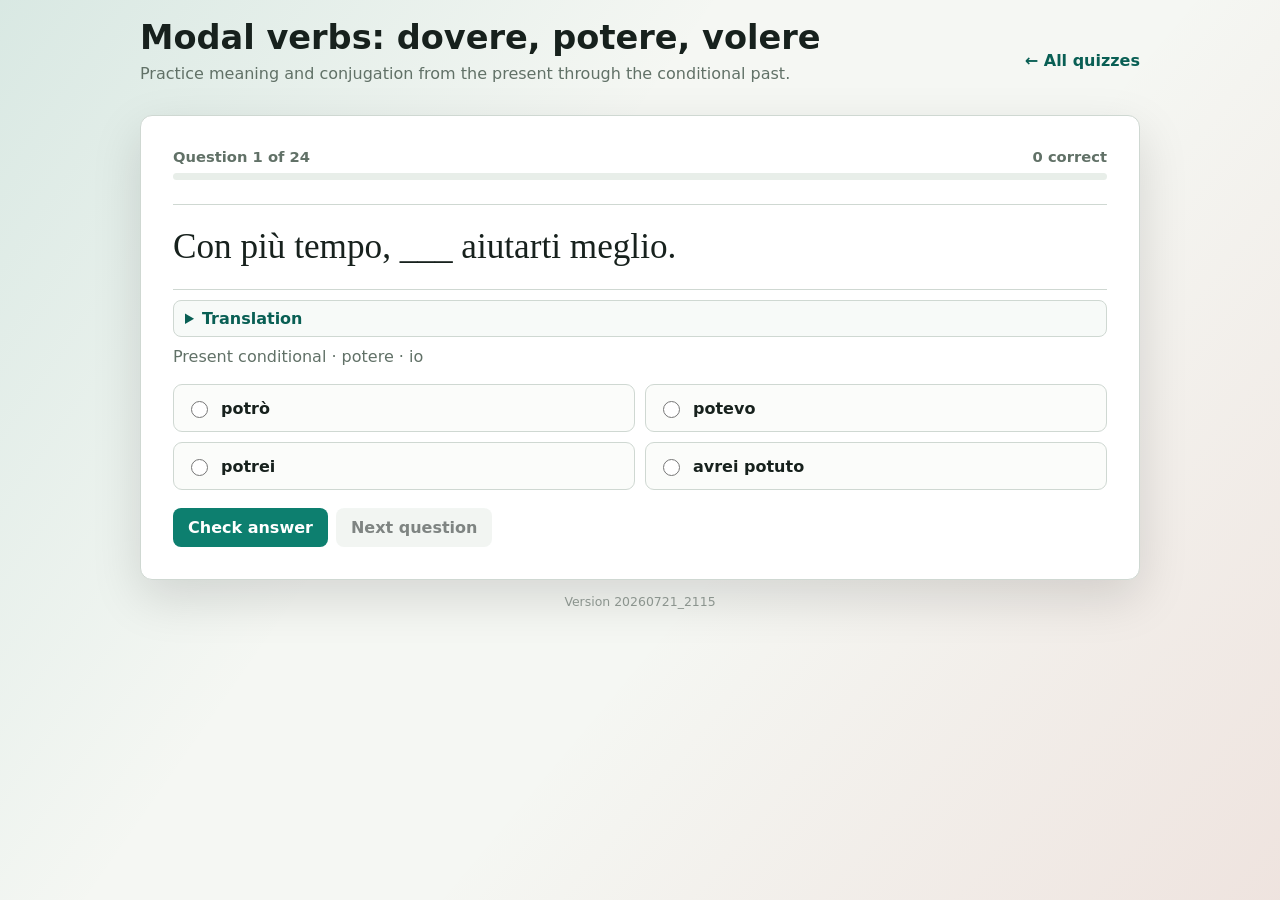
<file: modal-verbs-quiz.html>
<!doctype html><html lang="en"><head><meta charset="utf-8"><meta name="viewport" content="width=device-width,initial-scale=1"><title>Italian Modal Verbs Quiz</title><link rel="stylesheet" href="quiz.css"></head><body><main class="shell"><div class="topbar"><div><h1>Modal verbs: dovere, potere, volere</h1><p class="subtitle">Practice meaning and conjugation from the present through the conditional past.</p></div><a class="back" href="index.html">← All quizzes</a></div><section class="card" id="quizApp"></section><div class="version">Version 20260721_2115</div></main><script src="quiz-engine.js"></script><script>
const modalQuestions=[
{prompt:'Oggi non ___ uscire: devo finire il lavoro.',context:'Present · potere · io',options:['posso','puoi','potrò','potevo'],answer:0,explanation:'The present first-person singular of potere is posso.'},
{prompt:'Da bambino ___ restare sveglio fino a tardi.',context:'Imperfect · potere · io',options:['ho potuto','potevo','potrei','potrò'],answer:1,explanation:'The imperfect describes a past ability or ongoing permission: potevo.'},
{prompt:'Ieri ___ finire il progetto nonostante il rumore.',context:'Passato prossimo · potere · io',options:['potevo','ho potuto','sono potuto','avrei potuto'],answer:1,explanation:'A completed successful action calls for passato prossimo: ho potuto finire.'},
{prompt:'Domani ___ accompagnarti alla stazione.',context:'Future · potere · io',options:['posso','potrei','potrò','avrò potuto'],answer:2,explanation:'The future of potere uses the stem potr-: potrò.'},
{prompt:'Con più tempo, ___ aiutarti meglio.',context:'Present conditional · potere · io',options:['potrò','potevo','potrei','avrei potuto'],answer:2,explanation:'Potrei expresses what I could do under a present condition.'},
{prompt:'Con più tempo ieri, ___ aiutarti.',context:'Past conditional · potere · io',options:['potrei','potevo','avrei potuto','avrò potuto'],answer:2,explanation:'Avrei potuto + infinitive means “I could have.”'},
{prompt:'Ogni mattina ___ prendere l\'autobus alle sette.',context:'Present · dovere · noi',options:['dobbiamo','dovevamo','dovremo','dovremmo'],answer:0,explanation:'The present noi form is dobbiamo.'},
{prompt:'Quando vivevamo lontano, ___ alzarci prestissimo.',context:'Imperfect · dovere · noi',options:['abbiamo dovuto','dovevamo','dovremo','avremmo dovuto'],answer:1,explanation:'A repeated past obligation uses the imperfect: dovevamo.'},
{prompt:'Stamattina ___ chiamare il medico.',context:'Passato prossimo · dovere · lei',options:['doveva','ha dovuto','è dovuta','avrebbe dovuto'],answer:1,explanation:'With a following transitive infinitive, avere is standard: ha dovuto chiamare.'},
{prompt:'Entro venerdì ___ consegnare tutto.',context:'Future · dovere · voi',options:['dovete','dovevate','dovrete','dovreste'],answer:2,explanation:'The future voi form is dovrete.'},
{prompt:'Per stare meglio, ___ dormire di più.',context:'Present conditional · dovere · tu',options:['dovrai','dovevi','dovresti','avresti dovuto'],answer:2,explanation:'Dovresti gives advice: “you should.”'},
{prompt:'___ avvisarmi, ma te ne sei dimenticato.',context:'Past conditional · dovere · tu',options:['Dovresti','Dovevi','Avresti dovuto','Dovrai'],answer:2,explanation:'Avresti dovuto means “you should have” and marks an unfulfilled past duty.'},
{prompt:'Marta ___ imparare il giapponese.',context:'Present · volere · lei',options:['vuole','voleva','vorrà','vorrebbe'],answer:0,explanation:'The present third-person singular of volere is vuole.'},
{prompt:'Da giovane ___ diventare architetto.',context:'Imperfect · volere · lui',options:['ha voluto','voleva','vorrebbe','avrebbe voluto'],answer:1,explanation:'The imperfect presents an ongoing wish in the past: voleva.'},
{prompt:'Alla fine loro non ___ partecipare.',context:'Passato prossimo · volere · loro',options:['volevano','hanno voluto','vorranno','avrebbero voluto'],answer:1,explanation:'A definite past decision uses hanno voluto.'},
{prompt:'Dopo l\'università ___ lavorare all\'estero.',context:'Future · volere · loro',options:['vogliono','volevano','vorranno','vorrebbero'],answer:2,explanation:'The future stem of volere is vorr-: vorranno.'},
{prompt:'___ un caffè, per favore.',context:'Present conditional · volere · io',options:['Voglio','Vorrò','Vorrei','Avrei voluto'],answer:2,explanation:'Vorrei is the conventional polite form for a request.'},
{prompt:'___ salutarti, ma il treno è partito.',context:'Past conditional · volere · io',options:['Volevo','Vorrei','Avrei voluto','Avrò voluto'],answer:2,explanation:'Avrei voluto + infinitive expresses an unrealized past wish.'},
{prompt:'Quando arriverai, noi ___ già partire.',context:'Future perfect · dovere · noi',options:['dovremo','avremo dovuto','avremmo dovuto','abbiamo dovuto'],answer:1,explanation:'By a future point, the completed necessity is futuro anteriore: avremo dovuto.'},
{prompt:'Prima dell\'esame, lei ___ studiare tutta la notte.',context:'Pluperfect · dovere · lei',options:['aveva dovuto','ha dovuto','avrebbe dovuto','doveva'],answer:0,explanation:'Aveva dovuto is trapassato prossimo: an obligation completed before another past point.'},
{prompt:'Se il museo fosse stato aperto, ___ visitarlo.',context:'Past conditional · potere · noi',options:['potremmo','potevamo','avremmo potuto','avremo potuto'],answer:2,explanation:'The unreal past condition requires avremmo potuto.'},
{prompt:'Se avessero saputo della festa, ___ venire.',context:'Past conditional · volere · loro',options:['vorrebbero','volevano','avrebbero voluto','avranno voluto'],answer:2,explanation:'Avrebbero voluto means “they would have wanted.”'},
{prompt:'A quest\'ora Marco ___ essere già arrivato.',context:'Present conditional used as conjecture · dovere',options:['deve','doveva','dovrebbe','avrebbe dovuto'],answer:2,explanation:'Dovrebbe essere arrivato expresses a present supposition: “he should have arrived by now.”'},
{prompt:'Non ___ entrare senza biglietto.',context:'Present · potere · voi',options:['potete','potrete','potreste','potevate'],answer:0,explanation:'Potete is the present voi form; here it states a current rule.'}
];
const modalTranslations=[
  'Today I cannot go out: I have to finish the work.',
  'As a child, I could stay awake until late.',
  'Yesterday I managed to finish the project despite the noise.',
  'Tomorrow I will be able to accompany you to the station.',
  'With more time, I could help you better.',
  'With more time yesterday, I could have helped you.',
  'Every morning we have to take the bus at seven.',
  'When we lived far away, we had to get up very early.',
  'This morning she had to call the doctor.',
  'By Friday you will have to deliver everything.',
  'To feel better, you should sleep more.',
  'You should have told me, but you forgot.',
  'Marta wants to learn Japanese.',
  'When he was young, he wanted to become an architect.',
  'In the end, they did not want to participate.',
  'After university they will want to work abroad.',
  'I would like a coffee, please.',
  'I would have liked to say goodbye to you, but the train left.',
  'When you arrive, we will already have had to leave.',
  'Before the exam, she had had to study all night.',
  'If the museum had been open, we could have visited it.',
  'If they had known about the party, they would have wanted to come.',
  'By now Marco should have already arrived.',
  'You cannot enter without a ticket.'
];
modalQuestions.forEach((question,index)=>question.translation=modalTranslations[index]);
const simpleModalForms={
  potere:{presente:['posso','puoi','può','possiamo','potete','possono'],imperfetto:['potevo','potevi','poteva','potevamo','potevate','potevano'],'futuro semplice':['potrò','potrai','potrà','potremo','potrete','potranno'],'condizionale presente':['potrei','potresti','potrebbe','potremmo','potreste','potrebbero']},
  dovere:{presente:['devo','devi','deve','dobbiamo','dovete','devono'],imperfetto:['dovevo','dovevi','doveva','dovevamo','dovevate','dovevano'],'futuro semplice':['dovrò','dovrai','dovrà','dovremo','dovrete','dovranno'],'condizionale presente':['dovrei','dovresti','dovrebbe','dovremmo','dovreste','dovrebbero']},
  volere:{presente:['voglio','vuoi','vuole','vogliamo','volete','vogliono'],imperfetto:['volevo','volevi','voleva','volevamo','volevate','volevano'],'futuro semplice':['vorrò','vorrai','vorrà','vorremo','vorrete','vorranno'],'condizionale presente':['vorrei','vorresti','vorrebbe','vorremmo','vorreste','vorrebbero']}
};
const auxiliaryForms={
  'passato prossimo':['ho','hai','ha','abbiamo','avete','hanno'],
  'trapassato prossimo':['avevo','avevi','aveva','avevamo','avevate','avevano'],
  'futuro anteriore':['avrò','avrai','avrà','avremo','avrete','avranno'],
  'condizionale passato':['avrei','avresti','avrebbe','avremmo','avreste','avrebbero']
};
const participles={potere:'potuto',dovere:'dovuto',volere:'voluto'};
const modalTargets=[
  ['potere','presente'],['potere','imperfetto'],['potere','passato prossimo'],['potere','futuro semplice'],['potere','condizionale presente'],['potere','condizionale passato'],
  ['dovere','presente'],['dovere','imperfetto'],['dovere','passato prossimo'],['dovere','futuro semplice'],['dovere','condizionale presente'],['dovere','condizionale passato'],
  ['volere','presente'],['volere','imperfetto'],['volere','passato prossimo'],['volere','futuro semplice'],['volere','condizionale presente'],['volere','condizionale passato'],
  ['dovere','futuro anteriore'],['dovere','trapassato prossimo'],['potere','condizionale passato'],['volere','condizionale passato'],['dovere','condizionale presente'],['potere','presente']
];
const modalPersonIndexes=[0,0,0,0,0,0,3,3,2,4,1,1,2,2,5,5,0,0,3,2,3,5,2,4];
modalQuestions.forEach((question,index)=>{const [verb,tense]=modalTargets[index];const forms=auxiliaryForms[tense]?auxiliaryForms[tense].map(auxiliary=>`${auxiliary} ${participles[verb]}`):simpleModalForms[verb][tense];question.conjugation={title:`${verb} — ${tense}`,forms,correctIndex:modalPersonIndexes[index]}});
startQuiz({questions:modalQuestions});
</script></body></html>
</file>
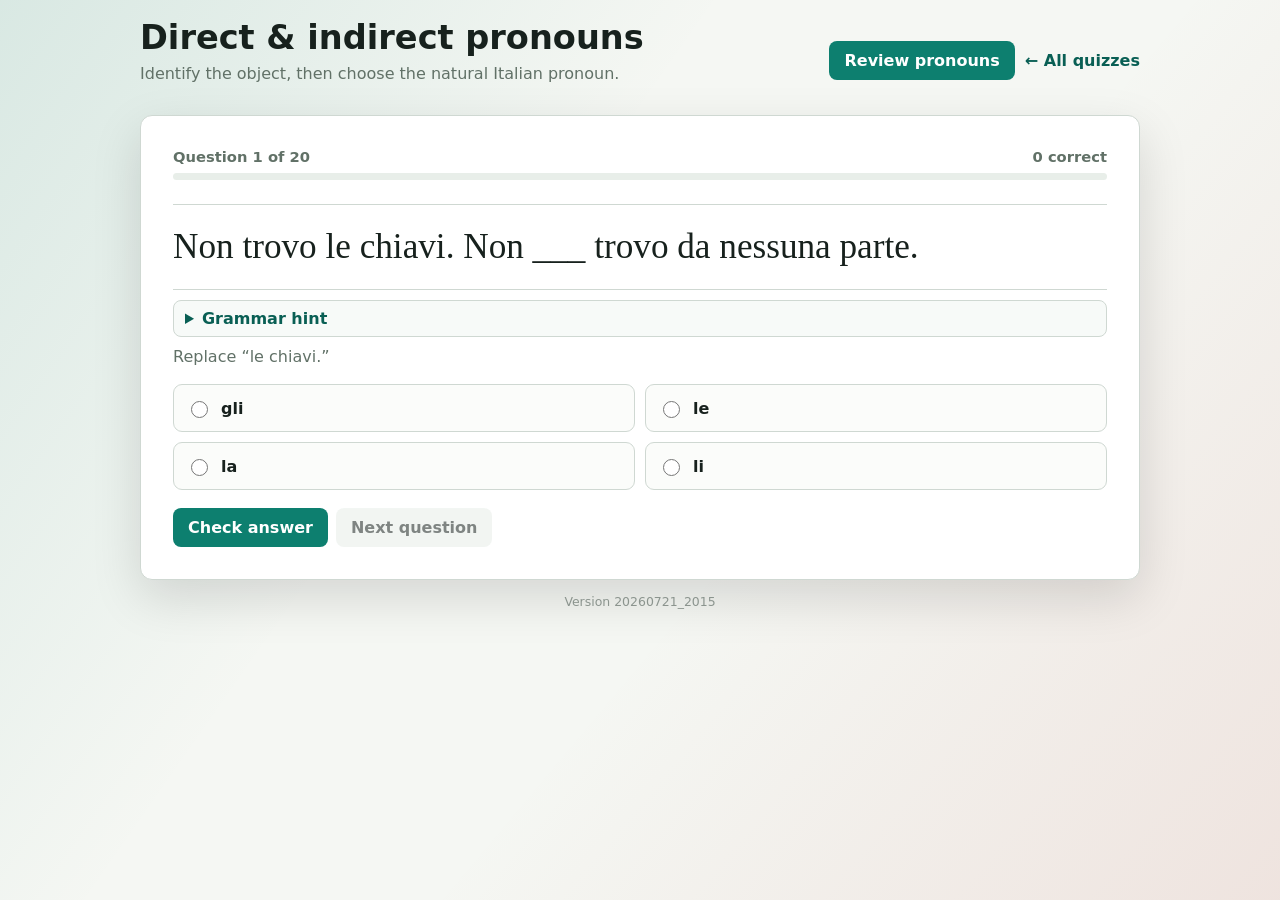
<file: pronouns-quiz.html>
<!doctype html><html lang="en"><head><meta charset="utf-8"><meta name="viewport" content="width=device-width,initial-scale=1"><title>Italian Direct & Indirect Pronouns Quiz</title><link rel="stylesheet" href="quiz.css"></head><body><main class="shell"><div class="topbar"><div><h1>Direct & indirect pronouns</h1><p class="subtitle">Identify the object, then choose the natural Italian pronoun.</p></div><div class="top-actions"><button class="primary" type="button" id="openGuide">Review pronouns</button><a class="back" href="index.html">← All quizzes</a></div></div><div class="guide-overlay" id="studyGuide" role="dialog" aria-modal="true" aria-labelledby="guideTitle" hidden><div class="study-dialog"><div class="guide-inner"><div class="guide-head"><h2 id="guideTitle">Italian object pronouns</h2><button class="close-guide" type="button" id="closeGuide" aria-label="Close review guide">×</button></div><table class="guide-table"><thead><tr><th>Person / number</th><th>Direct object</th><th>Indirect object</th></tr></thead><tbody><tr><td>io — me</td><td>mi</td><td>mi</td></tr><tr><td>tu — you</td><td>ti</td><td>ti</td></tr><tr><td>lui — him</td><td>lo</td><td>gli</td></tr><tr><td>lei — her</td><td>la</td><td>le</td></tr><tr><td>noi — us</td><td>ci</td><td>ci</td></tr><tr><td>voi — you all</td><td>vi</td><td>vi</td></tr><tr><td>loro — them</td><td>li / le</td><td>gli</td></tr></tbody></table><p class="guide-note"><strong>Direct objects</strong> answer “whom?” or “what?” without <em>a</em>. <strong>Indirect objects</strong> usually answer “to whom?” and are introduced by <em>a</em>.</p><p class="guide-note"><strong>Placement:</strong> the pronoun normally comes before the conjugated verb: <em>La vedo</em>, <em>Gli telefono</em>, <em>Le scrivo</em>.</p></div></div></div><section class="card" id="quizApp"></section><div class="version">Version 20260721_2015</div></main><script src="quiz-engine.js"></script><script>
const pronounQuestions=[
{prompt:'Vedo Maria ogni mattina. ___ saluto sempre.',context:'Replace “Maria” with a direct object pronoun.',options:['La','Le','Lo','Gli'],answer:0,explanation:'Maria is feminine singular and receives the action directly, so use la.'},
{prompt:'Telefono a Marco stasera. ___ racconto tutto.',context:'Replace “a Marco” with an indirect object pronoun.',options:['Lo','Gli','Le','Li'],answer:1,explanation:'Raccontare qualcosa a qualcuno takes an indirect object; a Marco becomes gli.'},
{prompt:'Hai comprato i biglietti? Sì, ___ ho comprati ieri.',context:'Replace “i biglietti.”',options:['gli','li','le','lo'],answer:1,explanation:'I biglietti is masculine plural and direct, so use li. The participle agrees: comprati.'},
{prompt:'Scrivo una lettera a Giulia. ___ scrivo una lettera.',context:'Replace only “a Giulia.”',options:['La','Le','Gli','Lo'],answer:1,explanation:'A Giulia is feminine singular and indirect, so use le.'},
{prompt:'Conosci Paolo e Luca? Sì, ___ conosco bene.',context:'Replace “Paolo e Luca.”',options:['gli','li','le','loro'],answer:1,explanation:'They are masculine plural direct objects, so the pronoun is li.'},
{prompt:'Porto il caffè a mia madre. ___ porto il caffè subito.',context:'Replace only “a mia madre.”',options:['La','Le','Lo','Gli'],answer:1,explanation:'A mia madre is an indirect object, so use le.'},
{prompt:'Mi presti la penna? Sì, ___ presto volentieri.',context:'Replace only “la penna.”',options:['la','le','lo','gli'],answer:0,explanation:'La penna is a feminine singular direct object, so use la.'},
{prompt:'Il professore spiega la regola agli studenti. ___ spiega la regola lentamente.',context:'Replace only “agli studenti.”',options:['Li','Gli','Le','Lo'],answer:1,explanation:'Agli studenti is an indirect object; modern standard Italian uses gli.'},
{prompt:'Non trovo le chiavi. Non ___ trovo da nessuna parte.',context:'Replace “le chiavi.”',options:['gli','le','la','li'],answer:1,explanation:'Le chiavi is a feminine plural direct object, so use le.'},
{prompt:'A noi piace molto questo ristorante. ___ piace molto.',context:'Replace “a noi.”',options:['Ci','Ce','Noi','Ne'],answer:0,explanation:'With piacere, the person experiencing the feeling is indirect; a noi becomes ci.'},
{prompt:'Hai dato il documento a me? Sì, ___ hai dato il documento.',context:'Replace only “a me.”',options:['mi','me','lo','gli'],answer:0,explanation:'A me is an indirect object, so use mi before the conjugated verb.'},
{prompt:'Inviti Sara alla festa? Sì, ___ invito.',context:'Replace “Sara.”',options:['le','la','gli','li'],answer:1,explanation:'Invitare takes a direct object; Sara becomes la.'},
{prompt:'Che cosa dici ai tuoi genitori? ___ dico la verità.',context:'Replace “ai tuoi genitori.”',options:['Li','Gli','Le','Lo'],answer:1,explanation:'Dire qualcosa a qualcuno takes an indirect object; modern standard Italian uses gli for a loro.'},
{prompt:'Chi prepara la cena per voi? Marta ___ prepara la cena.',context:'Replace only “per voi.”',options:['vi','voi','li','gli'],answer:0,explanation:'The recipients are voi, so the indirect pronoun is vi.'},
{prompt:'Hai visto Anna? Sì, ___ ho vista in centro.',context:'Replace “Anna.”',options:['le','la','l\'','gli'],answer:2,explanation:'Before ho, la elides to l’. The participle may agree: l’ho vista.'},
{prompt:'Il nonno racconta una storia ai bambini. ___ racconta una storia prima di dormire.',context:'Replace only “ai bambini.”',options:['Li','Gli','Le','Lo'],answer:1,explanation:'Ai bambini is an indirect object, so use gli.'},
{prompt:'Puoi mandare <u>le foto</u> a noi domani? ___ puoi mandare a noi domani?',context:'Replace only the underlined words: “le foto.” Keep “a noi” in the sentence.',options:['Le','Ci','Gli','Li'],answer:0,explanation:'Le foto is the underlined target. It is a feminine plural direct object, so use le.'},
{prompt:'Non voglio dire il segreto a te. Non ___ voglio dire.',context:'Replace only “a te.”',options:['ti','te','lo','gli'],answer:0,explanation:'A te is an indirect object, so use ti before the modal verb.'},
{prompt:'Quanti libri compri? ___ compro due.',context:'Replace an amount introduced by “di.”',options:['Li','Ne','Gli','Ci'],answer:1,explanation:'Ne replaces di + noun or an unspecified quantity: ne compro due.'},
{prompt:'Vai spesso a Roma? Sì, ___ vado ogni estate.',context:'Replace the place “a Roma.”',options:['ne','la','ci','le'],answer:2,explanation:'Ci can replace a place introduced by a: ci vado.'}
];
const pronounHints=[
  'Direct object: replace the person or thing that receives the action directly.',
  'Indirect object: replace the person who receives something or is spoken to.',
  'Direct object: replace the thing bought.',
  'Indirect object: replace the person introduced by “a.”',
  'Direct object: replace the people known.',
  'Indirect object: replace only the recipient introduced by “a.”',
  'Direct object: replace only the thing being lent.',
  'Indirect object: replace only the recipients introduced by “a.”',
  'Direct object: replace the thing being searched for.',
  'Indirect object: with piacere, replace the person experiencing the feeling.',
  'Indirect object: replace only the recipient introduced by “a.”',
  'Direct object: invitare takes the person invited directly, without “a.”',
  'Indirect object: replace the people introduced by “a.”',
  'Indirect object: replace only the people receiving the action.',
  'Direct object: replace the person seen.',
  'Indirect object: replace only the recipients introduced by “a.”',
  'Direct object: replace only the things being sent.',
  'Indirect object: replace only the recipient introduced by “a.”',
  'Partitive pronoun: replace “di + noun” or an amount. This uses ne.',
  'Place pronoun: replace a destination introduced by “a.” This uses ci.'
];
pronounQuestions.forEach((question,index)=>question.hint=pronounHints[index]);
startQuiz({questions:pronounQuestions});
const studyGuide=document.getElementById('studyGuide');
const openGuide=document.getElementById('openGuide');
const closeGuide=document.getElementById('closeGuide');
function showGuide(){studyGuide.hidden=false;document.body.classList.add('guide-open');closeGuide.focus()}
function hideGuide(){studyGuide.hidden=true;document.body.classList.remove('guide-open');openGuide.focus()}
openGuide.addEventListener('click',showGuide);
closeGuide.addEventListener('click',hideGuide);
studyGuide.addEventListener('click',event=>{if(event.target===studyGuide)hideGuide()});
document.addEventListener('keydown',event=>{if(event.key==='Escape'&&!studyGuide.hidden)hideGuide()});
</script></body></html>
</file>
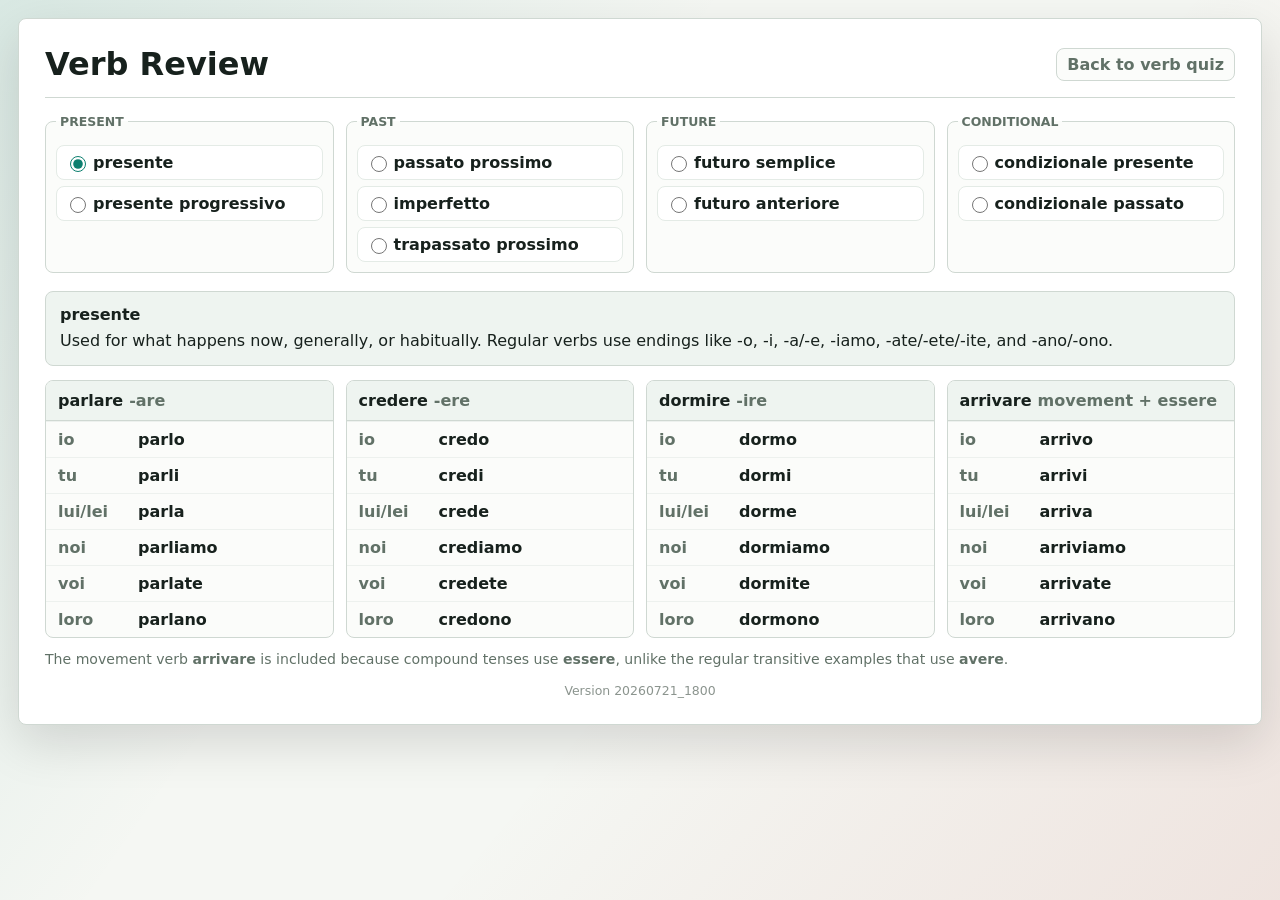
<file: review.html>
<!doctype html>
<html lang="en">
<head>
  <meta charset="utf-8">
  <meta name="viewport" content="width=device-width, initial-scale=1">
  <title>Italian Verb Review</title>
  <style>
    :root { --ink:#17211d; --muted:#617167; --line:#cfd8d2; --page:#f5f7f3; --accent:#0d7f6f; --accent-dark:#095f54; }
    * { box-sizing: border-box; }
    body { margin: 0; min-height: 100vh; font-family: system-ui, -apple-system, BlinkMacSystemFont, "Segoe UI", sans-serif; background: linear-gradient(125deg, rgba(13,127,111,.12), transparent 38%), linear-gradient(310deg, rgba(181,56,45,.10), transparent 42%), var(--page); color: var(--ink); padding: 18px; }
    main { width: min(1260px, 100%); margin: 0 auto; background: white; border: 1px solid var(--line); border-radius: 8px; padding: clamp(16px, 2.5vw, 26px); box-shadow: 0 18px 50px #0002; }
    .top { display: flex; justify-content: space-between; gap: 16px; align-items: center; border-bottom: 1px solid var(--line); padding-bottom: 14px; margin-bottom: 16px; }
    h1 { margin: 0; font-size: clamp(1.35rem, 3vw, 2rem); letter-spacing: 0; }
    .back { color: var(--muted); text-decoration: none; border: 1px solid var(--line); border-radius: 8px; padding: 6px 10px; background: #fbfcfa; font-weight: 850; }
    .back:hover { color: var(--accent-dark); border-color: #95aaa0; }
    .review-grid { display: grid; grid-template-columns: repeat(4, minmax(180px, 1fr)); gap: 12px; margin-bottom: 18px; }
    fieldset { border: 1px solid var(--line); border-radius: 8px; padding: 10px; margin: 0; background: #fbfcfa; }
    legend { color: var(--muted); font-size: .78rem; font-weight: 900; text-transform: uppercase; padding: 0 4px; }
    label { display: grid; grid-template-columns: 20px 1fr; gap: 8px; align-items: center; min-height: 34px; padding: 7px 8px; margin-top: 6px; border: 1px solid #e4ebe6; border-radius: 8px; background: white; cursor: pointer; font-weight: 760; }
    input[type="radio"] { width: 16px; height: 16px; accent-color: var(--accent); }
    .explanation { border: 1px solid var(--line); border-radius: 8px; padding: 12px 14px; margin-bottom: 14px; background: #eef4f0; line-height: 1.4; }
    .explanation strong { display: block; margin-bottom: 4px; }
    .tables { display: grid; grid-template-columns: repeat(4, minmax(0, 1fr)); gap: 12px; }
    .verb-card { border: 1px solid var(--line); border-radius: 8px; overflow: hidden; background: #fbfcfa; }
    .verb-title { padding: 10px 12px; font-weight: 900; background: #eef4f0; border-bottom: 1px solid var(--line); }
    .verb-title span { color: var(--muted); font-weight: 750; margin-left: 6px; }
    .row { display: grid; grid-template-columns: 70px 1fr; gap: 10px; padding: 8px 12px; border-top: 1px solid #edf1ee; }
    .row:first-child { border-top: 0; }
    .person { color: var(--muted); font-weight: 850; }
    .form { font-weight: 780; }
    .note { color: var(--muted); font-size: .88rem; line-height: 1.35; margin: 12px 0 0; }
    .version-stamp { text-align: center; color: #8b948e; font-size: .78rem; margin-top: 14px; }
    @media (max-width: 1050px) { .review-grid, .tables { grid-template-columns: repeat(2, minmax(0, 1fr)); } }
    @media (max-width: 680px) { .review-grid, .tables { grid-template-columns: 1fr; } .top { display: block; } .back { display: inline-block; margin-top: 10px; } }
  </style>
</head>
<body>
  <main>
    <div class="top">
      <h1>Verb Review</h1>
      <a class="back" href="verb-quiz.html">Back to verb quiz</a>
    </div>

    <div class="review-grid" id="tenseOptions"></div>
    <div class="explanation" id="explanation"></div>
    <div class="tables" id="tables"></div>
    <p class="note">The movement verb <strong>arrivare</strong> is included because compound tenses use <strong>essere</strong>, unlike the regular transitive examples that use <strong>avere</strong>.</p>
    <div class="version-stamp">Version 20260721_1800</div>
  </main>

  <script>
const people = ["io", "tu", "lui/lei", "noi", "voi", "loro"];
const tenseGroups = [
  { title: "Present", items: ["presente", "presente progressivo"] },
  { title: "Past", items: ["passato prossimo", "imperfetto", "trapassato prossimo"] },
  { title: "Future", items: ["futuro semplice", "futuro anteriore"] },
  { title: "Conditional", items: ["condizionale presente", "condizionale passato"] }
];
const tenses = tenseGroups.flatMap(group => group.items);
const explanations = {
  presente: "Used for what happens now, generally, or habitually. Regular verbs use endings like -o, -i, -a/-e, -iamo, -ate/-ete/-ite, and -ano/-ono.",
  "presente progressivo": "Used for what is happening right now. It uses stare in the present plus the gerund: sto parlando, stai credendo, sta dormendo.",
  "passato prossimo": "Used for completed past actions. Most regular transitive verbs use avere plus the past participle; movement verbs like arrivare use essere.",
  imperfetto: "Used for ongoing, habitual, repeated, or background action in the past. Regular endings include -vo, -vi, -va, -vamo, -vate, -vano.",
  "trapassato prossimo": "Used for what had already happened before another past action. It uses imperfetto of avere or essere plus the past participle.",
  "futuro semplice": "Used for what will happen. Regular future endings include -r\u00f2, -rai, -r\u00e0, -remo, -rete, -ranno.",
  "futuro anteriore": "Used for what will have happened before a future point. It uses future of avere or essere plus the past participle.",
  "condizionale presente": "Used for what would happen, polite requests, or hypothetical actions. Regular endings include -rei, -resti, -rebbe, -remmo, -reste, -rebbero.",
  "condizionale passato": "Used for what would have happened. It uses conditional of avere or essere plus the past participle."
};
const verbs = [
  { infinitive: "parlare", family: "-are" },
  { infinitive: "credere", family: "-ere" },
  { infinitive: "dormire", family: "-ire" },
  { infinitive: "arrivare", family: "movement + essere" }
];
const forms = {
  parlare: {
    "presente": { io:"parlo", tu:"parli", "lui/lei":"parla", noi:"parliamo", voi:"parlate", loro:"parlano" },
    "presente progressivo": { io:"sto parlando", tu:"stai parlando", "lui/lei":"sta parlando", noi:"stiamo parlando", voi:"state parlando", loro:"stanno parlando" },
    "passato prossimo": { io:"ho parlato", tu:"hai parlato", "lui/lei":"ha parlato", noi:"abbiamo parlato", voi:"avete parlato", loro:"hanno parlato" },
    "imperfetto": { io:"parlavo", tu:"parlavi", "lui/lei":"parlava", noi:"parlavamo", voi:"parlavate", loro:"parlavano" },
    "trapassato prossimo": { io:"avevo parlato", tu:"avevi parlato", "lui/lei":"aveva parlato", noi:"avevamo parlato", voi:"avevate parlato", loro:"avevano parlato" },
    "futuro semplice": { io:"parler\u00f2", tu:"parlerai", "lui/lei":"parler\u00e0", noi:"parleremo", voi:"parlerete", loro:"parleranno" },
    "futuro anteriore": { io:"avr\u00f2 parlato", tu:"avrai parlato", "lui/lei":"avr\u00e0 parlato", noi:"avremo parlato", voi:"avrete parlato", loro:"avranno parlato" },
    "condizionale presente": { io:"parlerei", tu:"parleresti", "lui/lei":"parlerebbe", noi:"parleremmo", voi:"parlereste", loro:"parlerebbero" },
    "condizionale passato": { io:"avrei parlato", tu:"avresti parlato", "lui/lei":"avrebbe parlato", noi:"avremmo parlato", voi:"avreste parlato", loro:"avrebbero parlato" }
  },
  credere: {
    "presente": { io:"credo", tu:"credi", "lui/lei":"crede", noi:"crediamo", voi:"credete", loro:"credono" },
    "presente progressivo": { io:"sto credendo", tu:"stai credendo", "lui/lei":"sta credendo", noi:"stiamo credendo", voi:"state credendo", loro:"stanno credendo" },
    "passato prossimo": { io:"ho creduto", tu:"hai creduto", "lui/lei":"ha creduto", noi:"abbiamo creduto", voi:"avete creduto", loro:"hanno creduto" },
    "imperfetto": { io:"credevo", tu:"credevi", "lui/lei":"credeva", noi:"credevamo", voi:"credevate", loro:"credevano" },
    "trapassato prossimo": { io:"avevo creduto", tu:"avevi creduto", "lui/lei":"aveva creduto", noi:"avevamo creduto", voi:"avevate creduto", loro:"avevano creduto" },
    "futuro semplice": { io:"creder\u00f2", tu:"crederai", "lui/lei":"creder\u00e0", noi:"crederemo", voi:"crederete", loro:"crederanno" },
    "futuro anteriore": { io:"avr\u00f2 creduto", tu:"avrai creduto", "lui/lei":"avr\u00e0 creduto", noi:"avremo creduto", voi:"avrete creduto", loro:"avranno creduto" },
    "condizionale presente": { io:"crederei", tu:"crederesti", "lui/lei":"crederebbe", noi:"crederemmo", voi:"credereste", loro:"crederebbero" },
    "condizionale passato": { io:"avrei creduto", tu:"avresti creduto", "lui/lei":"avrebbe creduto", noi:"avremmo creduto", voi:"avreste creduto", loro:"avrebbero creduto" }
  },
  dormire: {
    "presente": { io:"dormo", tu:"dormi", "lui/lei":"dorme", noi:"dormiamo", voi:"dormite", loro:"dormono" },
    "presente progressivo": { io:"sto dormendo", tu:"stai dormendo", "lui/lei":"sta dormendo", noi:"stiamo dormendo", voi:"state dormendo", loro:"stanno dormendo" },
    "passato prossimo": { io:"ho dormito", tu:"hai dormito", "lui/lei":"ha dormito", noi:"abbiamo dormito", voi:"avete dormito", loro:"hanno dormito" },
    "imperfetto": { io:"dormivo", tu:"dormivi", "lui/lei":"dormiva", noi:"dormivamo", voi:"dormivate", loro:"dormivano" },
    "trapassato prossimo": { io:"avevo dormito", tu:"avevi dormito", "lui/lei":"aveva dormito", noi:"avevamo dormito", voi:"avevate dormito", loro:"avevano dormito" },
    "futuro semplice": { io:"dormir\u00f2", tu:"dormirai", "lui/lei":"dormir\u00e0", noi:"dormiremo", voi:"dormirete", loro:"dormiranno" },
    "futuro anteriore": { io:"avr\u00f2 dormito", tu:"avrai dormito", "lui/lei":"avr\u00e0 dormito", noi:"avremo dormito", voi:"avrete dormito", loro:"avranno dormito" },
    "condizionale presente": { io:"dormirei", tu:"dormiresti", "lui/lei":"dormirebbe", noi:"dormiremmo", voi:"dormireste", loro:"dormirebbero" },
    "condizionale passato": { io:"avrei dormito", tu:"avresti dormito", "lui/lei":"avrebbe dormito", noi:"avremmo dormito", voi:"avreste dormito", loro:"avrebbero dormito" }
  },
  arrivare: {
    "presente": { io:"arrivo", tu:"arrivi", "lui/lei":"arriva", noi:"arriviamo", voi:"arrivate", loro:"arrivano" },
    "presente progressivo": { io:"sto arrivando", tu:"stai arrivando", "lui/lei":"sta arrivando", noi:"stiamo arrivando", voi:"state arrivando", loro:"stanno arrivando" },
    "passato prossimo": { io:"sono arrivato/a", tu:"sei arrivato/a", "lui/lei":"\u00e8 arrivato/a", noi:"siamo arrivati/e", voi:"siete arrivati/e", loro:"sono arrivati/e" },
    "imperfetto": { io:"arrivavo", tu:"arrivavi", "lui/lei":"arrivava", noi:"arrivavamo", voi:"arrivavate", loro:"arrivavano" },
    "trapassato prossimo": { io:"ero arrivato/a", tu:"eri arrivato/a", "lui/lei":"era arrivato/a", noi:"eravamo arrivati/e", voi:"eravate arrivati/e", loro:"erano arrivati/e" },
    "futuro semplice": { io:"arriver\u00f2", tu:"arriverai", "lui/lei":"arriver\u00e0", noi:"arriveremo", voi:"arriverete", loro:"arriveranno" },
    "futuro anteriore": { io:"sar\u00f2 arrivato/a", tu:"sarai arrivato/a", "lui/lei":"sar\u00e0 arrivato/a", noi:"saremo arrivati/e", voi:"sarete arrivati/e", loro:"saranno arrivati/e" },
    "condizionale presente": { io:"arriverei", tu:"arriveresti", "lui/lei":"arriverebbe", noi:"arriveremmo", voi:"arrivereste", loro:"arriverebbero" },
    "condizionale passato": { io:"sarei arrivato/a", tu:"saresti arrivato/a", "lui/lei":"sarebbe arrivato/a", noi:"saremmo arrivati/e", voi:"sareste arrivati/e", loro:"sarebbero arrivati/e" }
  }
};
function renderOptions() {
  tenseOptions.innerHTML = tenseGroups.map(group => '<fieldset><legend>' + group.title + '</legend>' + group.items.map(tense => '<label><input type="radio" name="tense" value="' + tense + '"' + (tense === tenses[0] ? " checked" : "") + '><span>' + tense + '</span></label>').join("") + '</fieldset>').join("");
}
function renderTables(tense) {
  explanation.innerHTML = '<strong>' + tense + '</strong>' + explanations[tense];
  tables.innerHTML = verbs.map(verb => {
    const rows = people.map(person => '<div class="row"><span class="person">' + person + '</span><span class="form">' + forms[verb.infinitive][tense][person] + '</span></div>').join("");
    return '<section class="verb-card"><div class="verb-title">' + verb.infinitive + '<span>' + verb.family + '</span></div>' + rows + '</section>';
  }).join("");
}
renderOptions();
renderTables(tenses[0]);
tenseOptions.addEventListener("change", event => renderTables(event.target.value));
  </script>
</body>
</html>
</file>
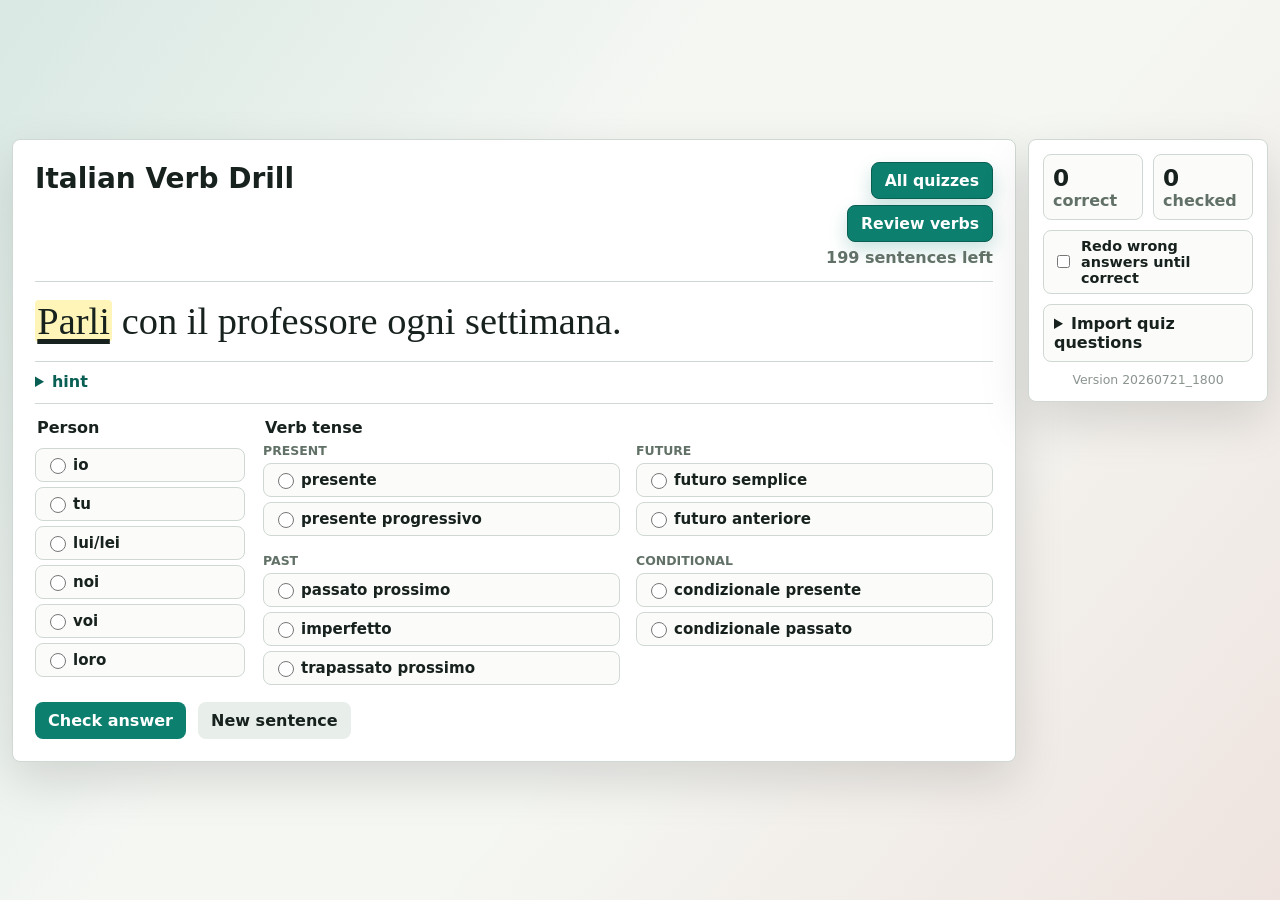
<file: verb-quiz.html>
﻿<!doctype html>
<html lang="en">
<head>
  <meta charset="utf-8">
  <meta name="viewport" content="width=device-width, initial-scale=1">
  <title>Italian Verb Conjugation Quiz</title>
  <style>
    :root { --ink:#17211d; --muted:#617167; --line:#cfd8d2; --page:#f5f7f3; --accent:#0d7f6f; --accent-dark:#095f54; --good:#12733c; --bad:#b1332c; --soft-good:#e7f5ec; --soft-bad:#fae9e7; }
    * { box-sizing: border-box; }
    body { font-family: system-ui, -apple-system, BlinkMacSystemFont, "Segoe UI", sans-serif; margin: 0; min-height: 100vh; display: grid; place-items: center; background: linear-gradient(125deg, rgba(13,127,111,.12), transparent 38%), linear-gradient(310deg, rgba(181,56,45,.10), transparent 42%), var(--page); color: var(--ink); padding: 12px; }
    main { width: min(1500px, 100%); display: grid; grid-template-columns: minmax(0, 1fr) 240px; gap: 12px; }
    section, aside { background: white; border: 1px solid var(--line); border-radius: 8px; box-shadow: 0 18px 50px #0002; }
    section { padding: clamp(14px, 2vw, 22px); }
    aside { padding: 14px; align-self: start; display: grid; gap: 10px; }
    h1 { margin: 0; font-size: clamp(1.25rem, 2.2vw, 1.75rem); letter-spacing: 0; }
    .top { display: flex; justify-content: space-between; gap: 16px; align-items: start; margin-bottom: 14px; }
    .top-actions { display: grid; gap: 6px; justify-items: end; }
    .review-link { color: white; text-decoration: none; font-weight: 900; border: 1px solid var(--accent-dark); border-radius: 8px; padding: 8px 13px; background: var(--accent); font-size: .98rem; box-shadow: 0 8px 18px rgba(13,127,111,.22); }
    .review-link:hover { background: var(--accent-dark); }
    #counter, .muted { color: var(--muted); font-weight: 650; }
    #sentence { font: clamp(1.45rem, 3vw, 2.65rem)/1.12 Georgia, "Times New Roman", serif; margin: 0 0 16px; padding: 18px 0; border-block: 1px solid var(--line); }
    #sentence .target-verb { text-decoration: underline; text-decoration-thickness: .14em; text-underline-offset: .12em; background: #fff5b8; padding: 0 .06em; border-radius: 4px; }
    .hint { margin: -6px 0 14px; border-bottom: 1px solid var(--line); padding-bottom: 12px; }
    .hint summary { cursor: pointer; color: var(--accent-dark); font-weight: 850; width: max-content; }
    .hint p { margin: 8px 0 0; color: var(--muted); line-height: 1.35; }
    .grid { display: grid; grid-template-columns: 210px minmax(720px, 1fr); gap: 18px; align-items: start; }
    fieldset { border: 0; padding: 0; margin: 0; }
#tenses { display: grid; grid-template-columns: repeat(2, minmax(260px, 1fr)); gap: 12px 16px; align-items: start; }
.tense-stack { display: grid; gap: 12px; min-width: 0; }
.tense-group { min-width: 0; }
.tense-group-title { color: var(--muted); font-size: .78rem; font-weight: 850; text-transform: uppercase; margin: 0 0 5px; }
    legend { font-weight: 850; margin-bottom: 6px; }
    label { display: grid; grid-template-columns: 20px 1fr; gap: 8px; align-items: center; min-height: 34px; padding: 6px 9px; margin: 5px 0; border: 1px solid var(--line); border-radius: 8px; background: #fbfcfa; cursor: pointer; font-weight: 700; font-size: .94rem; }
    label.answer-correct { background: #e7f5ec; border-color: #8fcfa6; color: #115f34; }
    label.answer-wrong { background: #fae9e7; border-color: #e2aaa4; color: #9d2f28; }
    input[type="radio"] { width: 16px; height: 16px; accent-color: var(--accent); }
    button { margin-top: 12px; margin-right: 7px; padding: 9px 13px; border: 0; border-radius: 8px; font: inherit; font-weight: 850; cursor: pointer; background: #e8eee9; color: var(--ink); }
    button.primary { background: var(--accent); color: white; }
    button.primary:hover { background: var(--accent-dark); }
    #feedback { display: none; font-weight: 800; margin: 12px 0 0; padding: 10px 12px; border-radius: 8px; }
    #feedback[hidden] { display: none; }
    #feedback.show { display: block; }
    #feedback[hidden], #feedback.show[hidden] { display: none !important; }
    .conjugation-panel { margin-top: 12px; border: 1px solid var(--line); border-radius: 8px; background: #fbfcfa; overflow: hidden; }
    .conjugation-title { padding: 9px 11px; font-weight: 850; border-bottom: 1px solid var(--line); background: #f1f5f2; }
    .conjugation-grid { display: grid; grid-template-columns: repeat(2, minmax(0, 1fr)); }
    .conjugation-column + .conjugation-column { border-left: 1px solid #edf1ee; }
    .conjugation-row { display: grid; grid-template-columns: 70px 1fr; gap: 8px; padding: 8px 11px; border-top: 1px solid #edf1ee; }
    .conjugation-row:first-child { border-top: 0; }
    .conjugation-person { color: var(--muted); font-weight: 850; }
    .conjugation-form { font-weight: 760; }
    #feedback.correct { color: var(--good); background: var(--soft-good); border: 1px solid #acd7bb; }
    #feedback.wrong, #feedback.warn { color: var(--bad); background: var(--soft-bad); border: 1px solid #e6bab6; }
    .score { display: grid; grid-template-columns: 1fr 1fr; gap: 10px; }
    .score div { border: 1px solid var(--line); border-radius: 8px; padding: 9px; background: #fbfcfa; }
    .score strong { display: block; font-size: 1.45rem; }
    .retry-option { display: grid; grid-template-columns: 20px 1fr; gap: 8px; align-items: center; min-height: 34px; padding: 7px 9px; margin: 0; border: 1px solid var(--line); border-radius: 8px; background: #fbfcfa; cursor: pointer; font-weight: 750; font-size: .9rem; }
    textarea { width: 100%; min-height: 120px; resize: vertical; border: 1px solid var(--line); border-radius: 8px; padding: 10px; font: 13px ui-monospace, Consolas, monospace; }
    .side-actions button { width: 100%; margin: 6px 0 0; }
    .import-tools { border: 1px solid var(--line); border-radius: 8px; padding: 9px 10px; background: #fbfcfa; }
    .import-tools summary { cursor: pointer; font-weight: 850; }
    .import-tools:not([open]) { padding-bottom: 9px; }
    .small { font-size: .9rem; color: var(--muted); line-height: 1.35; }
    .version-stamp { color: #8b948e; font-size: .78rem; text-align: center; }
    @media (max-width: 1250px) { main { grid-template-columns: 1fr; } aside { grid-template-columns: 240px 1fr; align-items: start; } }
    @media (max-width: 1100px) { .grid { grid-template-columns: 190px minmax(0, 1fr); } #tenses { grid-template-columns: repeat(2, minmax(230px, 1fr)); } }
    @media (max-width: 820px) { main, .grid, #tenses, .conjugation-grid { grid-template-columns: 1fr; } .top { display: block; } .conjugation-column + .conjugation-column { border-left: 0; border-top: 1px solid #edf1ee; } }
  </style>
</head>
<body>
<main>
  <section>
    <div class="top"><h1>Italian Verb Drill</h1><div class="top-actions"><a class="review-link" href="index.html" title="Back to all quizzes">All quizzes</a><a class="review-link" href="review.html" target="_blank" rel="noopener" title="Review verb endings">Review verbs</a><div id="counter">200 sentences left</div></div></div>
    <p id="sentence"></p>
    <details class="hint" id="hint">
      <summary>hint</summary>
      <p id="hintTranslation"></p>
    </details>
    <form id="quiz" autocomplete="off">
      <div class="grid">
        <fieldset><legend>Person</legend><div id="people"></div></fieldset>
        <fieldset><legend>Verb tense</legend><div id="tenses"></div></fieldset>
      </div>
      <button class="primary" type="submit">Check answer</button>
      <button type="button" id="explain" hidden>Explain answer</button>
      <button type="button" id="next">New sentence</button>
    </form>
    <p id="feedback" aria-live="polite" hidden></p>
    <div id="conjugationPanel" class="conjugation-panel" hidden></div>
  </section>
  <aside>
    <div class="score">
      <div><strong id="correctCount">0</strong><span class="muted">correct</span></div>
      <div><strong id="attemptCount">0</strong><span class="muted">checked</span></div>
    </div>
    <label class="retry-option"><input type="checkbox" id="retryWrong"><span>Redo wrong answers until correct</span></label>
    <details class="import-tools">
      <summary>Import quiz questions</summary>
      <p class="small">Copy the prompt, ask ChatGPT, then paste the JSON here and import it.</p>
      <textarea id="importBox" spellcheck="false" placeholder='[{"sentence":"Sto studiando la grammatica.","person":"io","tense":"presente progressivo","translation":"I am studying grammar."}]'></textarea>
      <div class="side-actions">
        <button type="button" id="copyPrompt">Copy ChatGPT prompt</button>
        <button type="button" id="importSentences">Import pasted sentences</button>
      </div>
    </details>
    <div class="version-stamp" id="versionStamp"></div>
  </aside>
</main>
<script>
const APP_VERSION = "20260721_1800";
const BUILT_IN_QUESTION_COUNT = 200;
const people = ["io", "tu", "lui/lei", "noi", "voi", "loro"];
const tenses = [
  "presente",
  "presente progressivo",
  "passato prossimo",
  "imperfetto",
  "trapassato prossimo",
  "futuro semplice",
  "futuro anteriore",
  "condizionale presente",
  "condizionale passato"
];
const tenseHints = {
  presente: "The presente describes what happens now or generally. Look for endings like -o, -i, -a/-e, -iamo, -ate/-ete/-ite, or -ano/-ono.",
  "presente progressivo": "The presente progressivo uses stare in the present plus the gerund, like sto parlando or stanno dormendo.",
  "passato prossimo": "The passato prossimo uses avere or essere in the present plus a past participle, like ho parlato or sono stato.",
  imperfetto: "The imperfetto describes ongoing or habitual past action. Common endings include -vo, -vi, -va, -vamo, -vate, and -vano.",
  "trapassato prossimo": "The trapassato prossimo means had done something. It uses the imperfetto of avere or essere plus a past participle, like avevo parlato or ero stato.",
  "futuro semplice": "The futuro semplice describes what will happen. Common endings include -r\u00f2, -rai, -r\u00e0, -remo, -rete, and -ranno.",
  "futuro anteriore": "The futuro anteriore means will have done something. It uses the future of avere or essere plus a past participle, like avr\u00f2 parlato or sar\u00f2 stato.",
  "condizionale presente": "The condizionale presente describes what would happen. Common endings include -rei, -resti, -rebbe, -remmo, -reste, and -rebbero.",
  "condizionale passato": "The condizionale passato means would have done something. It uses the conditional of avere or essere plus a past participle, like avrei parlato or sarei stato."
};
const endings = {
  parlare: {
    "presente": { io:"parlo", tu:"parli", "lui/lei":"parla", noi:"parliamo", voi:"parlate", loro:"parlano" },
    "presente progressivo": { io:"sto parlando", tu:"stai parlando", "lui/lei":"sta parlando", noi:"stiamo parlando", voi:"state parlando", loro:"stanno parlando" },
    "passato prossimo": { io:"ho parlato", tu:"hai parlato", "lui/lei":"ha parlato", noi:"abbiamo parlato", voi:"avete parlato", loro:"hanno parlato" },
    "imperfetto": { io:"parlavo", tu:"parlavi", "lui/lei":"parlava", noi:"parlavamo", voi:"parlavate", loro:"parlavano" },
    "trapassato prossimo": { io:"avevo parlato", tu:"avevi parlato", "lui/lei":"aveva parlato", noi:"avevamo parlato", voi:"avevate parlato", loro:"avevano parlato" },
    "futuro semplice": { io:"parler\u00f2", tu:"parlerai", "lui/lei":"parler\u00e0", noi:"parleremo", voi:"parlerete", loro:"parleranno" },
    "futuro anteriore": { io:"avr\u00f2 parlato", tu:"avrai parlato", "lui/lei":"avr\u00e0 parlato", noi:"avremo parlato", voi:"avrete parlato", loro:"avranno parlato" },
    "condizionale presente": { io:"parlerei", tu:"parleresti", "lui/lei":"parlerebbe", noi:"parleremmo", voi:"parlereste", loro:"parlerebbero" },
    "condizionale passato": { io:"avrei parlato", tu:"avresti parlato", "lui/lei":"avrebbe parlato", noi:"avremmo parlato", voi:"avreste parlato", loro:"avrebbero parlato" }
  },
  finire: {
    "presente": { io:"finisco", tu:"finisci", "lui/lei":"finisce", noi:"finiamo", voi:"finite", loro:"finiscono" },
    "presente progressivo": { io:"sto finendo", tu:"stai finendo", "lui/lei":"sta finendo", noi:"stiamo finendo", voi:"state finendo", loro:"stanno finendo" },
    "passato prossimo": { io:"ho finito", tu:"hai finito", "lui/lei":"ha finito", noi:"abbiamo finito", voi:"avete finito", loro:"hanno finito" },
    "imperfetto": { io:"finivo", tu:"finivi", "lui/lei":"finiva", noi:"finivamo", voi:"finivate", loro:"finivano" },
    "trapassato prossimo": { io:"avevo finito", tu:"avevi finito", "lui/lei":"aveva finito", noi:"avevamo finito", voi:"avevate finito", loro:"avevano finito" },
    "futuro semplice": { io:"finir\u00f2", tu:"finirai", "lui/lei":"finir\u00e0", noi:"finiremo", voi:"finirete", loro:"finiranno" },
    "futuro anteriore": { io:"avr\u00f2 finito", tu:"avrai finito", "lui/lei":"avr\u00e0 finito", noi:"avremo finito", voi:"avrete finito", loro:"avranno finito" },
    "condizionale presente": { io:"finirei", tu:"finiresti", "lui/lei":"finirebbe", noi:"finiremmo", voi:"finireste", loro:"finirebbero" },
    "condizionale passato": { io:"avrei finito", tu:"avresti finito", "lui/lei":"avrebbe finito", noi:"avremmo finito", voi:"avreste finito", loro:"avrebbero finito" }
  },
  dormire: {
    "presente": { io:"dormo", tu:"dormi", "lui/lei":"dorme", noi:"dormiamo", voi:"dormite", loro:"dormono" },
    "presente progressivo": { io:"sto dormendo", tu:"stai dormendo", "lui/lei":"sta dormendo", noi:"stiamo dormendo", voi:"state dormendo", loro:"stanno dormendo" },
    "passato prossimo": { io:"ho dormito", tu:"hai dormito", "lui/lei":"ha dormito", noi:"abbiamo dormito", voi:"avete dormito", loro:"hanno dormito" },
    "imperfetto": { io:"dormivo", tu:"dormivi", "lui/lei":"dormiva", noi:"dormivamo", voi:"dormivate", loro:"dormivano" },
    "trapassato prossimo": { io:"avevo dormito", tu:"avevi dormito", "lui/lei":"aveva dormito", noi:"avevamo dormito", voi:"avevate dormito", loro:"avevano dormito" },
    "futuro semplice": { io:"dormir\u00f2", tu:"dormirai", "lui/lei":"dormir\u00e0", noi:"dormiremo", voi:"dormirete", loro:"dormiranno" },
    "futuro anteriore": { io:"avr\u00f2 dormito", tu:"avrai dormito", "lui/lei":"avr\u00e0 dormito", noi:"avremo dormito", voi:"avrete dormito", loro:"avranno dormito" },
    "condizionale presente": { io:"dormirei", tu:"dormiresti", "lui/lei":"dormirebbe", noi:"dormiremmo", voi:"dormireste", loro:"dormirebbero" },
    "condizionale passato": { io:"avrei dormito", tu:"avresti dormito", "lui/lei":"avrebbe dormito", noi:"avremmo dormito", voi:"avreste dormito", loro:"avrebbero dormito" }
  },
  arrivare: {
    "presente": { io:"arrivo", tu:"arrivi", "lui/lei":"arriva", noi:"arriviamo", voi:"arrivate", loro:"arrivano" },
    "presente progressivo": { io:"sto arrivando", tu:"stai arrivando", "lui/lei":"sta arrivando", noi:"stiamo arrivando", voi:"state arrivando", loro:"stanno arrivando" },
    "passato prossimo": { io:"sono arrivato/a", tu:"sei arrivato/a", "lui/lei":"\u00e8 arrivato/a", noi:"siamo arrivati/e", voi:"siete arrivati/e", loro:"sono arrivati/e" },
    "imperfetto": { io:"arrivavo", tu:"arrivavi", "lui/lei":"arrivava", noi:"arrivavamo", voi:"arrivavate", loro:"arrivavano" },
    "trapassato prossimo": { io:"ero arrivato/a", tu:"eri arrivato/a", "lui/lei":"era arrivato/a", noi:"eravamo arrivati/e", voi:"eravate arrivati/e", loro:"erano arrivati/e" },
    "futuro semplice": { io:"arriver\u00f2", tu:"arriverai", "lui/lei":"arriver\u00e0", noi:"arriveremo", voi:"arriverete", loro:"arriveranno" },
    "futuro anteriore": { io:"sar\u00f2 arrivato/a", tu:"sarai arrivato/a", "lui/lei":"sar\u00e0 arrivato/a", noi:"saremo arrivati/e", voi:"sarete arrivati/e", loro:"saranno arrivati/e" },
    "condizionale presente": { io:"arriverei", tu:"arriveresti", "lui/lei":"arriverebbe", noi:"arriveremmo", voi:"arrivereste", loro:"arriverebbero" },
    "condizionale passato": { io:"sarei arrivato/a", tu:"saresti arrivato/a", "lui/lei":"sarebbe arrivato/a", noi:"saremmo arrivati/e", voi:"sareste arrivati/e", loro:"sarebbero arrivati/e" }
  },
  essere: {
    "presente": { io:"sono", tu:"sei", "lui/lei":"\u00e8", noi:"siamo", voi:"siete", loro:"sono" },
    "passato prossimo": { io:"sono stato", tu:"sei stato", "lui/lei":"\u00e8 stato", noi:"siamo stati", voi:"siete stati", loro:"sono stati" },
    "imperfetto": { io:"ero", tu:"eri", "lui/lei":"era", noi:"eravamo", voi:"eravate", loro:"erano" },
    "trapassato prossimo": { io:"ero stato", tu:"eri stato", "lui/lei":"era stato", noi:"eravamo stati", voi:"eravate stati", loro:"erano stati" },
    "futuro semplice": { io:"sar\u00f2", tu:"sarai", "lui/lei":"sar\u00e0", noi:"saremo", voi:"sarete", loro:"saranno" },
    "futuro anteriore": { io:"sar\u00f2 stato", tu:"sarai stato", "lui/lei":"sar\u00e0 stato", noi:"saremo stati", voi:"sarete stati", loro:"saranno stati" },
    "condizionale presente": { io:"sarei", tu:"saresti", "lui/lei":"sarebbe", noi:"saremmo", voi:"sareste", loro:"sarebbero" },
    "condizionale passato": { io:"sarei stato", tu:"saresti stato", "lui/lei":"sarebbe stato", noi:"saremmo stati", voi:"sareste stati", loro:"sarebbero stati" }
  }
};
const verbContexts = {
  parlare: [
    { it: "con il professore", en: "with the teacher" },
    { it: "al telefono", en: "on the phone" },
    { it: "della lezione", en: "about the lesson" },
    { it: "con Maria dopo cena", en: "with Maria after dinner" },
    { it: "lentamente", en: "slowly" },
    { it: "con il vicino sul balcone", en: "with the neighbor on the balcony" },
    { it: "del nuovo appartamento", en: "about the new apartment" },
    { it: "con il medico per telefono", en: "with the doctor by phone" },
    { it: "durante la pausa caff\u00e8", en: "during the coffee break" },
    { it: "con l'impiegata alla posta", en: "with the clerk at the post office" },
    { it: "della ricetta di famiglia", en: "about the family recipe" },
    { it: "con calma dopo la riunione", en: "calmly after the meeting" },
    { it: "con il meccanico in officina", en: "with the mechanic at the garage" },
    { it: "del viaggio in Sicilia", en: "about the trip to Sicily" },
    { it: "con i colleghi in cucina", en: "with the coworkers in the kitchen" },
    { it: "a bassa voce in biblioteca", en: "quietly in the library" },
    { it: "con la guida al museo", en: "with the guide at the museum" },
    { it: "del tempo prima di uscire", en: "about the weather before going out" },
    { it: "con il cameriere del conto", en: "with the waiter about the bill" },
    { it: "con mia sorella del regalo", en: "with my sister about the gift" }
  ],
  finire: [
    { it: "i compiti", en: "the homework" },
    { it: "il libro", en: "the book" },
    { it: "il progetto", en: "the project" },
    { it: "la lezione", en: "the lesson" },
    { it: "tutto prima di cena", en: "everything before dinner" },
    { it: "la spesa prima della chiusura", en: "the shopping before closing time" },
    { it: "il modulo per il comune", en: "the form for city hall" },
    { it: "la relazione per luned\u00ec", en: "the report for Monday" },
    { it: "il caff\u00e8 prima del treno", en: "the coffee before the train" },
    { it: "la valigia in camera", en: "the suitcase in the bedroom" },
    { it: "gli esercizi di grammatica", en: "the grammar exercises" },
    { it: "la prenotazione online", en: "the online reservation" },
    { it: "il turno al negozio", en: "the shift at the shop" },
    { it: "la lista per il mercato", en: "the list for the market" },
    { it: "la cena senza fretta", en: "dinner without rushing" },
    { it: "il corso prima dell'estate", en: "the course before summer" },
    { it: "la presentazione in ufficio", en: "the presentation at the office" },
    { it: "il trasloco entro domenica", en: "the move by Sunday" },
    { it: "la telefonata con l'assicurazione", en: "the phone call with insurance" },
    { it: "il film prima di mezzanotte", en: "the movie before midnight" }
  ],
  arrivare: [
    { it: "alla stazione", en: "at the station" },
    { it: "in ritardo", en: "late" },
    { it: "prima di cena", en: "before dinner" },
    { it: "con il treno", en: "by train" },
    { it: "davanti al museo", en: "in front of the museum" },
    { it: "al mercato di quartiere", en: "at the neighborhood market" },
    { it: "in tempo per la lezione", en: "in time for the lesson" },
    { it: "dopo una lunga camminata", en: "after a long walk" },
    { it: "alla fermata dell'autobus", en: "at the bus stop" },
    { it: "sotto casa di Paolo", en: "outside Paolo's building" },
    { it: "all'aeroporto senza problemi", en: "at the airport without problems" },
    { it: "in piazza verso le otto", en: "in the square around eight" },
    { it: "davanti alla farmacia", en: "in front of the pharmacy" },
    { it: "con dieci minuti di anticipo", en: "ten minutes early" },
    { it: "alla festa con gli amici", en: "at the party with friends" },
    { it: "al ristorante dopo il lavoro", en: "at the restaurant after work" },
    { it: "alla biglietteria del teatro", en: "at the theater ticket office" },
    { it: "in centro con la metro", en: "downtown by subway" },
    { it: "alla spiaggia nel pomeriggio", en: "at the beach in the afternoon" },
    { it: "a casa prima della pioggia", en: "home before the rain" }
  ],
  dormire: [
    { it: "bene", en: "well" },
    { it: "poco", en: "a little" },
    { it: "fino a tardi", en: "until late" },
    { it: "in albergo", en: "at the hotel" },
    { it: "per otto ore", en: "for eight hours" },
    { it: "sul divano del soggiorno", en: "on the living room sofa" },
    { it: "con la finestra aperta", en: "with the window open" },
    { it: "male per il rumore", en: "badly because of the noise" },
    { it: "profondamente dopo il viaggio", en: "deeply after the trip" },
    { it: "in una stanza tranquilla", en: "in a quiet room" },
    { it: "solo poche ore", en: "only a few hours" },
    { it: "durante il volo notturno", en: "during the night flight" },
    { it: "senza svegliarsi", en: "without waking up" },
    { it: "dai nonni nel weekend", en: "at the grandparents' on the weekend" },
    { it: "con il telefono spento", en: "with the phone turned off" },
    { it: "fino a molto tardi", en: "until very late" },
    { it: "nella camera degli ospiti", en: "in the guest room" },
    { it: "dopo una giornata pesante", en: "after a hard day" },
    { it: "prima dell'esame importante", en: "before the important exam" },
    { it: "con la coperta nuova", en: "with the new blanket" }
  ]
};
const adjectiveForms = {
  pronto: { io:"pronto", tu:"pronto", "lui/lei":"pronto", noi:"pronti", voi:"pronti", loro:"pronti" },
  stanco: { io:"stanco", tu:"stanco", "lui/lei":"stanco", noi:"stanchi", voi:"stanchi", loro:"stanchi" },
  felice: { io:"felice", tu:"felice", "lui/lei":"felice", noi:"felici", voi:"felici", loro:"felici" },
  "in ritardo": { io:"in ritardo", tu:"in ritardo", "lui/lei":"in ritardo", noi:"in ritardo", voi:"in ritardo", loro:"in ritardo" },
  "molto gentile": { io:"molto gentile", tu:"molto gentile", "lui/lei":"molto gentile", noi:"molto gentili", voi:"molto gentili", loro:"molto gentili" },
  occupato: { io:"occupato", tu:"occupato", "lui/lei":"occupato", noi:"occupati", voi:"occupati", loro:"occupati" },
  tranquillo: { io:"tranquillo", tu:"tranquillo", "lui/lei":"tranquillo", noi:"tranquilli", voi:"tranquilli", loro:"tranquilli" },
  sicuro: { io:"sicuro", tu:"sicuro", "lui/lei":"sicuro", noi:"sicuri", voi:"sicuri", loro:"sicuri" },
  contento: { io:"contento", tu:"contento", "lui/lei":"contento", noi:"contenti", voi:"contenti", loro:"contenti" },
  "molto paziente": { io:"molto paziente", tu:"molto paziente", "lui/lei":"molto paziente", noi:"molto pazienti", voi:"molto pazienti", loro:"molto pazienti" },
  disponibile: { io:"disponibile", tu:"disponibile", "lui/lei":"disponibile", noi:"disponibili", voi:"disponibili", loro:"disponibili" },
  "un po' nervoso": { io:"un po' nervoso", tu:"un po' nervoso", "lui/lei":"un po' nervoso", noi:"un po' nervosi", voi:"un po' nervosi", loro:"un po' nervosi" }
};
const adjectives = Object.keys(adjectiveForms);
const adjectiveMeanings = {
  pronto: "ready",
  pronti: "ready",
  stanco: "tired",
  stanchi: "tired",
  felice: "happy",
  felici: "happy",
  "in ritardo": "late",
  "molto gentile": "very kind",
  "molto gentili": "very kind",
  occupato: "busy",
  occupati: "busy",
  tranquillo: "calm",
  tranquilli: "calm",
  sicuro: "sure",
  sicuri: "sure",
  contento: "happy",
  contenti: "happy",
  "molto paziente": "very patient",
  "molto pazienti": "very patient",
  disponibile: "available",
  disponibili: "available",
  "un po' nervoso": "a little nervous",
  "un po' nervosi": "a little nervous"
};
const verbMeanings = {
  parlare: "to speak",
  finire: "to finish",
  dormire: "to sleep",
  arrivare: "to arrive",
  essere: "to be"
};
const personMeanings = {
  io: "I",
  tu: "you",
  "lui/lei": "he/she",
  noi: "we",
  voi: "you all",
  loro: "they"
};
const essereTranslationTemplates = {
  presente: { io:"am", tu:"are", "lui/lei":"is", noi:"are", voi:"are", loro:"are" },
  "presente progressivo": { io:"am being", tu:"are being", "lui/lei":"is being", noi:"are being", voi:"are being", loro:"are being" },
  "passato prossimo": { io:"was / have been", tu:"were / have been", "lui/lei":"was / has been", noi:"were / have been", voi:"were / have been", loro:"were / have been" },
  imperfetto: { io:"was / used to be", tu:"were / used to be", "lui/lei":"was / used to be", noi:"were / used to be", voi:"were / used to be", loro:"were / used to be" },
  "trapassato prossimo": { io:"had been", tu:"had been", "lui/lei":"had been", noi:"had been", voi:"had been", loro:"had been" },
  "futuro semplice": { io:"will be", tu:"will be", "lui/lei":"will be", noi:"will be", voi:"will be", loro:"will be" },
  "futuro anteriore": { io:"will have been", tu:"will have been", "lui/lei":"will have been", noi:"will have been", voi:"will have been", loro:"will have been" },
  "condizionale presente": { io:"would be", tu:"would be", "lui/lei":"would be", noi:"would be", voi:"would be", loro:"would be" },
  "condizionale passato": { io:"would have been", tu:"would have been", "lui/lei":"would have been", noi:"would have been", voi:"would have been", loro:"would have been" }
};
const translationTemplates = {
  presente: { parlare:"speak", finire:"finish", dormire:"sleep", essere:"am/is/are" },
  "presente progressivo": { parlare:"am/is/are speaking", finire:"am/is/are finishing", dormire:"am/is/are sleeping", essere:"am/is/are being" },
  "passato prossimo": { parlare:"spoke / have spoken", finire:"finished / have finished", dormire:"slept / have slept", arrivare:"arrived / have arrived", essere:"was/were / have been" },
  imperfetto: { parlare:"was/were speaking / used to speak", finire:"was/were finishing / used to finish", dormire:"was/were sleeping / used to sleep", arrivare:"was/were arriving / used to arrive", essere:"was/were / used to be" },
  "trapassato prossimo": { parlare:"had spoken", finire:"had finished", dormire:"had slept", arrivare:"had arrived", essere:"had been" },
  "futuro semplice": { parlare:"will speak", finire:"will finish", dormire:"will sleep", arrivare:"will arrive", essere:"will be" },
  "futuro anteriore": { parlare:"will have spoken", finire:"will have finished", dormire:"will have slept", arrivare:"will have arrived", essere:"will have been" },
  "condizionale presente": { parlare:"would speak", finire:"would finish", dormire:"would sleep", arrivare:"would arrive", essere:"would be" },
  "condizionale passato": { parlare:"would have spoken", finire:"would have finished", dormire:"would have slept", arrivare:"would have arrived", essere:"would have been" }
};
const curatedQuestions = [
  { sentence:"Parlo con il farmacista perch\u00e9 ho mal di testa.", person:"io", tense:"presente", verb:"parlare", form:"parlo", translation:"I speak with the pharmacist because I have a headache." },
  { sentence:"Stai parlando troppo veloce per me.", person:"tu", tense:"presente progressivo", verb:"parlare", form:"stai parlando", translation:"You are speaking too fast for me." },
  { sentence:"Ha parlato con il proprietario dell'appartamento ieri sera.", person:"lui/lei", tense:"passato prossimo", verb:"parlare", form:"ha parlato", translation:"He/she spoke with the apartment owner last night." },
  { sentence:"Parlavamo spesso di grammatica dopo la lezione.", person:"noi", tense:"imperfetto", verb:"parlare", form:"parlavamo", translation:"We often used to talk about grammar after class." },
  { sentence:"Avevate parlato con l'insegnante prima che iniziasse l'esame.", person:"voi", tense:"trapassato prossimo", verb:"parlare", form:"avevate parlato", translation:"You all had spoken with the teacher before the exam began." },
  { sentence:"Parleranno con il direttore domani mattina.", person:"loro", tense:"futuro semplice", verb:"parlare", form:"parleranno", translation:"They will speak with the manager tomorrow morning." },
  { sentence:"Avr\u00f2 parlato con tutti prima che inizi la riunione.", person:"io", tense:"futuro anteriore", verb:"parlare", form:"avr\u00f2 parlato", translation:"I will have spoken with everyone before the meeting begins." },
  { sentence:"Parleresti meglio se fossi meno nervoso.", person:"tu", tense:"condizionale presente", verb:"parlare", form:"parleresti", translation:"You would speak better if you were less nervous." },
  { sentence:"Avrebbe parlato con te, ma era gi\u00e0 tardi.", person:"lui/lei", tense:"condizionale passato", verb:"parlare", form:"avrebbe parlato", translation:"He/she would have spoken with you, but it was already late." },
  { sentence:"Parliamo con i vicini del rumore ogni settimana.", person:"noi", tense:"presente", verb:"parlare", form:"parliamo", translation:"We speak with the neighbors about the noise every week." },

  { sentence:"Finisci il modulo prima di consegnarlo allo sportello.", person:"tu", tense:"presente", verb:"finire", form:"finisci", translation:"You finish the form before handing it in at the counter." },
  { sentence:"Sta finendo la relazione per il lavoro.", person:"lui/lei", tense:"presente progressivo", verb:"finire", form:"sta finendo", translation:"He/she is finishing the report for work." },
  { sentence:"Abbiamo finito il corso B1 la settimana scorsa.", person:"noi", tense:"passato prossimo", verb:"finire", form:"abbiamo finito", translation:"We finished the B1 course last week." },
  { sentence:"Finivate sempre i compiti prima di cena.", person:"voi", tense:"imperfetto", verb:"finire", form:"finivate", translation:"You all always used to finish the homework before dinner." },
  { sentence:"Avevano finito la spesa quando \u00e8 iniziato a piovere.", person:"loro", tense:"trapassato prossimo", verb:"finire", form:"avevano finito", translation:"They had finished the shopping when it started to rain." },
  { sentence:"Finir\u00f2 il libro durante il viaggio in treno.", person:"io", tense:"futuro semplice", verb:"finire", form:"finir\u00f2", translation:"I will finish the book during the train trip." },
  { sentence:"Avrai finito il turno quando arriver\u00e0 il collega delle sette.", person:"tu", tense:"futuro anteriore", verb:"finire", form:"avrai finito", translation:"You will have finished the shift when the seven o'clock coworker arrives." },
  { sentence:"Finirebbe il progetto oggi se avesse pi\u00f9 tempo.", person:"lui/lei", tense:"condizionale presente", verb:"finire", form:"finirebbe", translation:"He/she would finish the project today if he/she had more time." },
  { sentence:"Avremmo finito prima, ma il computer si \u00e8 bloccato.", person:"noi", tense:"condizionale passato", verb:"finire", form:"avremmo finito", translation:"We would have finished earlier, but the computer froze." },
  { sentence:"Finite la presentazione prima che arrivino gli ospiti.", person:"voi", tense:"presente", verb:"finire", form:"finite", translation:"You all finish the presentation before the guests arrive." },

  { sentence:"Dormo poco quando bevo caff\u00e8 la sera.", person:"io", tense:"presente", verb:"dormire", form:"dormo", translation:"I sleep little when I drink coffee in the evening." },
  { sentence:"Stai dormendo sul divano con la televisione accesa.", person:"tu", tense:"presente progressivo", verb:"dormire", form:"stai dormendo", translation:"You are sleeping on the sofa with the television on." },
  { sentence:"Ha dormito in albergo vicino alla stazione ieri notte.", person:"lui/lei", tense:"passato prossimo", verb:"dormire", form:"ha dormito", translation:"He/she slept in a hotel near the station last night." },
  { sentence:"Dormivamo male quando faceva troppo caldo.", person:"noi", tense:"imperfetto", verb:"dormire", form:"dormivamo", translation:"We used to sleep badly when it was too hot." },
  { sentence:"Avevate dormito solo tre ore quando è iniziato l'esame.", person:"voi", tense:"trapassato prossimo", verb:"dormire", form:"avevate dormito", translation:"You all had slept only three hours when the exam began." },
  { sentence:"Dormiranno dai nonni durante il fine settimana.", person:"loro", tense:"futuro semplice", verb:"dormire", form:"dormiranno", translation:"They will sleep at their grandparents' during the weekend." },
  { sentence:"Avr\u00f2 dormito abbastanza quando inizier\u00e0 il viaggio lungo.", person:"io", tense:"futuro anteriore", verb:"dormire", form:"avr\u00f2 dormito", translation:"I will have slept enough when the long trip begins." },
  { sentence:"Dormiresti meglio in una stanza pi\u00f9 silenziosa.", person:"tu", tense:"condizionale presente", verb:"dormire", form:"dormiresti", translation:"You would sleep better in a quieter room." },
  { sentence:"Avrebbe dormito ancora, ma la sveglia ha suonato.", person:"lui/lei", tense:"condizionale passato", verb:"dormire", form:"avrebbe dormito", translation:"He/she would have slept longer, but the alarm rang." },
  { sentence:"Dormiamo sempre con la finestra un po' aperta.", person:"noi", tense:"presente", verb:"dormire", form:"dormiamo", translation:"We always sleep with the window slightly open." },

  { sentence:"Sono pronto per parlare con l'impiegato del comune.", person:"io", tense:"presente", verb:"essere", form:"sono", translation:"I am ready to speak with the city office clerk." },
  { sentence:"Sei stato molto paziente con il nuovo studente durante la lezione di ieri.", person:"tu", tense:"passato prossimo", verb:"essere", form:"sei stato", translation:"You were very patient with the new student during yesterday's lesson." },
  { sentence:"Era stanca dopo una giornata intera al lavoro.", person:"lui/lei", tense:"imperfetto", verb:"essere", form:"era", translation:"He/she was tired after a whole day at work." },
  { sentence:"Eravamo stati in ritardo la volta precedente, quindi quel giorno siamo partiti presto.", person:"noi", tense:"trapassato prossimo", verb:"essere", form:"eravamo stati", translation:"We had been late the previous time, so that day we left early." },
  { sentence:"Sarete pronti quando arriver\u00e0 il taxi.", translation:"You all will be ready when the taxi arrives.", targets:[
    { person:"voi", tense:"futuro semplice", verb:"essere", form:"sarete" },
    { person:"lui/lei", tense:"futuro semplice", verb:"arrivare", form:"arriver\u00e0" }
  ] },
  { sentence:"Saranno stati felici per ore quando torneremo a casa.", person:"loro", tense:"futuro anteriore", verb:"essere", form:"saranno stati", translation:"They will have been happy for hours when we return home." },
  { sentence:"Sarei pi\u00f9 tranquillo con una spiegazione chiara.", person:"io", tense:"condizionale presente", verb:"essere", form:"sarei", translation:"I would be calmer with a clear explanation." },
  { sentence:"Saresti stato pi\u00f9 sicuro se avessi avuto un po' di pratica.", person:"tu", tense:"condizionale passato", verb:"essere", form:"saresti stato", translation:"You would have been more confident if you had had a bit of practice." },
  { sentence:"Siamo molto gentili con i nuovi vicini.", person:"noi", tense:"presente", verb:"essere", form:"siamo", translation:"We are very kind to the new neighbors." },
  { sentence:"Siete stati in biblioteca per studiare italiano.", person:"voi", tense:"passato prossimo", verb:"essere", form:"siete stati", translation:"You all were in the library to study Italian." },

  { sentence:"Sto parlando con l'assistenza perch\u00e9 il pacco non \u00e8 arrivato.", person:"io", tense:"presente progressivo", verb:"parlare", form:"sto parlando", translation:"I am speaking with customer support because the package has not arrived." },
  { sentence:"Hai finito la prenotazione prima di comprare i biglietti.", person:"tu", tense:"passato prossimo", verb:"finire", form:"hai finito", translation:"You finished the reservation before buying the tickets." },
  { sentence:"Dormiva profondamente quando \u00e8 arrivata la telefonata.", person:"lui/lei", tense:"imperfetto", verb:"dormire", form:"dormiva", translation:"He/she was sleeping deeply when the phone call arrived." },
  { sentence:"Avevamo parlato del problema prima che iniziasse la riunione.", person:"noi", tense:"trapassato prossimo", verb:"parlare", form:"avevamo parlato", translation:"We had spoken about the problem before the meeting began." },
  { sentence:"Finirete il trasloco entro domenica sera.", person:"voi", tense:"futuro semplice", verb:"finire", form:"finirete", translation:"You all will finish the move by Sunday evening." },
  { sentence:"Avranno dormito poco quando partiranno per l'aeroporto.", person:"loro", tense:"futuro anteriore", verb:"dormire", form:"avranno dormito", translation:"They will have slept little when they leave for the airport." },
  { sentence:"Parlerei con il medico se il dolore continuasse.", person:"io", tense:"condizionale presente", verb:"parlare", form:"parlerei", translation:"I would speak with the doctor if the pain continued." },
  { sentence:"Avresti finito il corso se non fossi partito.", person:"tu", tense:"condizionale passato", verb:"finire", form:"avresti finito", translation:"You would have finished the course if you had not left." },
  { sentence:"Sono stati molto chiari durante la spiegazione.", person:"loro", tense:"passato prossimo", verb:"essere", form:"sono stati", translation:"They were very clear during the explanation." },
  { sentence:"State finendo la cena prima di uscire.", person:"voi", tense:"presente progressivo", verb:"finire", form:"state finendo", translation:"You all are finishing dinner before going out." }
];
let imported = [];
let current = null;
let attempts = 0;
let correct = 0;
let answered = false;
let gotThisOne = false;
let questionQueue = [];
let retryQueue = [];
let retryKeys = new Set();
let currentSourceKey = "";
let lastQuestionKey = "";
const form = document.getElementById("quiz");
const feedback = document.getElementById("feedback");
const conjugationPanel = document.getElementById("conjugationPanel");
const explainButton = document.getElementById("explain");
const retryWrong = document.getElementById("retryWrong");
function choice(list) { return list[Math.floor(Math.random() * list.length)]; }
function normalizeTargets(question) {
  const targets = Array.isArray(question.targets) && question.targets.length ? question.targets : [{ person: question.person, tense: question.tense, verb: question.verb, form: question.form }];
  return targets.map(target => ({
    person: target.person,
    tense: target.tense,
    verb: target.verb || question.verb || "",
    form: target.form || question.form || ""
  })).filter(target => people.includes(target.person) && tenses.includes(target.tense));
}
function withTargets(question) { return { ...question, targets: normalizeTargets(question), targetIndex: 0 }; }
function expandedQuestionsFrom(list) {
  return list.flatMap(question => {
    const base = withTargets(question);
    return base.targets.map((target, index) => ({ ...base, targetIndex: index }));
  });
}
function expandedQuestions() { return imported.length ? expandedQuestionsFrom(imported) : builtInQuestions(); }
function currentTarget() { return current?.targets?.[current.targetIndex || 0] || current || {}; }
function questionKey(question) { const target = question.targets?.[question.targetIndex || 0] || question; return question.sentence + "|" + target.form + "|" + target.person + "|" + target.tense; }
function shuffled(list) {
  const copy = list.slice();
  for (let index = copy.length - 1; index > 0; index -= 1) {
    const swapIndex = Math.floor(Math.random() * (index + 1));
    [copy[index], copy[swapIndex]] = [copy[swapIndex], copy[index]];
  }
  return copy;
}
function activeQuestions() { return expandedQuestions(); }
function activeSourceKey() { return imported.length ? "imported:" + imported.length : "built-in:" + BUILT_IN_QUESTION_COUNT + ":" + curatedQuestions.length; }
function refillQuestionQueue(sourceList = activeQuestions()) {
  questionQueue = shuffled(sourceList);
  if (questionQueue.length > 1 && questionKey(questionQueue[0]) === lastQuestionKey) {
    [questionQueue[0], questionQueue[1]] = [questionQueue[1], questionQueue[0]];
  }
}
function resetRetryQueue() {
  retryQueue = [];
  retryKeys = new Set();
}
function resetQuestionQueue() {
  currentSourceKey = activeSourceKey();
  resetRetryQueue();
  refillQuestionQueue();
}
function addRetryQuestion(question) {
  if (!retryWrong.checked) return;
  const key = questionKey(question);
  if (retryKeys.has(key)) return;
  retryKeys.add(key);
  retryQueue.push(question);
}
function removeRetryQuestion(question) {
  const key = questionKey(question);
  if (!retryKeys.has(key)) return;
  retryKeys.delete(key);
  retryQueue = retryQueue.filter(item => questionKey(item) !== key);
}
function takeNextQuestion() {
  const sourceKey = activeSourceKey();
  if (sourceKey !== currentSourceKey) {
    currentSourceKey = sourceKey;
    resetRetryQueue();
    refillQuestionQueue();
  }
  if (questionQueue.length === 0) {
    if (retryWrong.checked && retryQueue.length) {
      const retryList = retryQueue.slice();
      resetRetryQueue();
      refillQuestionQueue(retryList);
    } else {
      refillQuestionQueue();
    }
  }
  const next = questionQueue.shift();
  lastQuestionKey = questionKey(next);
  return next;
}
function sentenceCountLabel() {
  const newLeft = questionQueue.length;
  const retryLeft = retryQueue.length;
  if (retryWrong.checked && retryLeft) {
    const retryText = retryLeft === 1 ? "1 retry" : retryLeft + " retries";
    return newLeft + " new left · " + retryText;
  }
  return newLeft === 1 ? "1 sentence left" : newLeft + " sentences left";
}
function capitalize(text) { return text.charAt(0).toUpperCase() + text.slice(1); }
function radios(list, name, target) { target.innerHTML = list.map(x => '<label><input type="radio" name="' + name + '" value="' + x + '"><span>' + x + '</span></label>').join(""); }
function escapeHtml(text) {
  return String(text || "").replace(/[&<>"']/g, char => ({ "&":"&amp;", "<":"&lt;", ">":"&gt;", '"':"&quot;", "'":"&#39;" }[char]));
}
function renderSentence() {
  const target = currentTarget();
  const sentenceText = current.sentence || "";
  const formText = target.form || "";
  hint.open = false;
  hintTranslation.textContent = current.translation || "No translation available for this sentence.";
  const index = formText ? sentenceText.toLowerCase().indexOf(formText.toLowerCase()) : -1;
  if (index < 0) {
    sentence.textContent = sentenceText;
    return;
  }
  sentence.innerHTML = escapeHtml(sentenceText.slice(0, index)) + '<span class="target-verb">' + escapeHtml(sentenceText.slice(index, index + formText.length)) + '</span>' + escapeHtml(sentenceText.slice(index + formText.length));
}
function tenseRadios(target) {
  const columns = [
    [
      { title: "Present", items: ["presente", "presente progressivo"] },
      { title: "Past", items: ["passato prossimo", "imperfetto", "trapassato prossimo"] }
    ],
    [
      { title: "Future", items: ["futuro semplice", "futuro anteriore"] },
      { title: "Conditional", items: ["condizionale presente", "condizionale passato"] }
    ]
  ];
  target.innerHTML = columns.map(column => '<div class="tense-stack">' + column.map(group => '<div class="tense-group"><div class="tense-group-title">' + group.title + '</div>' + group.items.map(x => '<label><input type="radio" name="tense" value="' + x + '"><span>' + x + '</span></label>').join("") + '</div>').join("") + '</div>').join("");
}
function selected(name) { return document.querySelector('input[name="' + name + '"]:checked')?.value; }
function clearSelections() { document.querySelectorAll('input[type="radio"]').forEach(input => { input.checked = false; input.defaultChecked = false; input.removeAttribute("checked"); }); }
function renderAnswerControls() {
  radios(people, "person", document.getElementById("people"));
  tenseRadios(document.getElementById("tenses"));
  clearSelections();
}
function clearAnswerHighlights() { document.querySelectorAll("label.answer-correct, label.answer-wrong").forEach(label => label.classList.remove("answer-correct", "answer-wrong")); }
function markChoice(name, value, className) { const input = Array.from(document.querySelectorAll('input[name="' + name + '"]')).find(option => option.value === value); if (input) input.closest("label")?.classList.add(className); }
function markCheckedAnswers(person, tense) {
  const target = currentTarget();
  clearAnswerHighlights();
  markChoice("person", target.person, "answer-correct");
  markChoice("tense", target.tense, "answer-correct");
  if (person !== target.person) markChoice("person", person, "answer-wrong");
  if (tense !== target.tense) markChoice("tense", tense, "answer-wrong");
}
function hideFeedback() { feedback.hidden = true; feedback.className = ""; feedback.textContent = ""; }
function show(kind, text) { feedback.hidden = false; feedback.className = 'show ' + kind; feedback.textContent = text; }
function translationLine() { return current.translation ? " Translation: " + current.translation : ""; }
function hideConjugation() { conjugationPanel.hidden = true; conjugationPanel.innerHTML = ""; }
function resetAnswerState() {
  clearSelections();
  clearAnswerHighlights();
  hint.open = false;
  hideConjugation();
  hideFeedback();
  explainButton.hidden = true;
  document.querySelectorAll("label.answer-correct, label.answer-wrong").forEach(label => label.classList.remove("answer-correct", "answer-wrong"));
}
function showConjugation() {
  const target = currentTarget();
  if (!target.verb || !endings[target.verb]?.[target.tense]) { hideConjugation(); return; }
  const forms = endings[target.verb][target.tense];
  const singularPeople = ["io", "tu", "lui/lei"];
  const pluralPeople = ["noi", "voi", "loro"];
  const renderColumn = columnPeople => '<div class="conjugation-column">' + columnPeople.map(person => '<div class="conjugation-row"><span class="conjugation-person">' + person + '</span><span class="conjugation-form">' + forms[person] + '</span></div>').join("") + '</div>';
  conjugationPanel.hidden = false;
  conjugationPanel.innerHTML = '<div class="conjugation-title">' + target.verb + ' - ' + target.tense + '</div><div class="conjugation-grid">' + renderColumn(singularPeople) + renderColumn(pluralPeople) + '</div>';
}
function explainCurrent() {
  const formText = current.form || current.sentence.split(/\s+/).slice(0, 2).join(" ") || "the verb";
  const meaning = current.verb ? " The infinitive " + current.verb + " means " + (verbMeanings[current.verb] || "this verb") + "." : "";
  const translation = current.translation ? " Translation: " + current.translation : "";
  return formText + " is " + current.person + " in the " + current.tense + "." + meaning + " " + (tenseHints[current.tense] || "Look at the verb form and auxiliary to identify the tense.") + translation;
}
function updateScore() { correctCount.textContent = correct; attemptCount.textContent = attempts; }
function clearQuizUrl() { if (typeof location !== "undefined" && location.search) history.replaceState(null, "", location.pathname); }
function availablePairs() {
  const pairs = [];
  for (const verb of Object.keys(endings)) {
    for (const tense of tenses) {
      if (!endings[verb][tense]) continue;
      for (const person of people) {
        const formText = endings[verb][tense][person];
        const duplicateCount = people.filter(other => endings[verb][tense]?.[other] === formText).length;
        if (duplicateCount === 1) pairs.push({ verb, tense, person, form: formText });
      }
    }
  }
  return pairs;
}
const localPairs = availablePairs();
function englishVerbPhrase(pair) {
  if (pair.verb === "essere") return essereTranslationTemplates[pair.tense]?.[pair.person] || "be";
  const base = {
    parlare: "speak",
    finire: "finish",
    dormire: "sleep",
    arrivare: "arrive"
  }[pair.verb] || pair.verb;
  const third = { parlare: "speaks", finire: "finishes", dormire: "sleeps", arrivare: "arrives" }[pair.verb] || base;
  const gerund = { parlare: "speaking", finire: "finishing", dormire: "sleeping", arrivare: "arriving" }[pair.verb] || base;
  const past = { parlare: "spoken", finire: "finished", dormire: "slept", arrivare: "arrived" }[pair.verb] || base;
  const simplePast = { parlare: "spoke", finire: "finished", dormire: "slept", arrivare: "arrived" }[pair.verb] || base;
  const bePresent = { io: "am", tu: "are", "lui/lei": "is", noi: "are", voi: "are", loro: "are" }[pair.person];
  const bePast = { io: "was", tu: "were", "lui/lei": "was", noi: "were", voi: "were", loro: "were" }[pair.person];
  switch (pair.tense) {
    case "presente": return pair.person === "lui/lei" ? third : base;
    case "presente progressivo": return bePresent + " " + gerund;
    case "passato prossimo": return simplePast + " / have " + past;
    case "imperfetto": return bePast + " " + gerund + " / used to " + base;
    case "trapassato prossimo": return "had " + past;
    case "futuro semplice": return "will " + base;
    case "futuro anteriore": return "will have " + past;
    case "condizionale presente": return "would " + base;
    case "condizionale passato": return "would have " + past;
    default: return base;
  }
}
function makeTranslation(pair, extra, context) {
  const subject = personMeanings[pair.person] || pair.person;
  const verbPhrase = englishVerbPhrase(pair);
  const extraMeaning = pair.verb === "essere" ? (adjectiveMeanings[extra] || extra) : (context?.en || extra);
  return subject + " " + verbPhrase + " " + extraMeaning + ".";
}
const trapassatoReferenceEvents = {
  parlare: { it: "prima che iniziasse la riunione", en: "before the meeting began" },
  finire: { it: "quando è arrivato il responsabile", en: "when the supervisor arrived" },
  dormire: { it: "prima che suonasse la sveglia", en: "before the alarm rang" },
  arrivare: { it: "quando hanno aperto le porte", en: "when they opened the doors" },
  essere: { it: "prima che la situazione cambiasse", en: "before the situation changed" }
};
const futuroAnterioreReferenceEvents = {
  parlare: { it: "prima che inizi la riunione", en: "before the meeting begins" },
  finire: { it: "quando arriverà il responsabile", en: "when the supervisor arrives" },
  dormire: { it: "prima che suoni la sveglia", en: "before the alarm rings" },
  arrivare: { it: "quando apriranno le porte", en: "when they open the doors" },
  essere: { it: "prima che la situazione cambi", en: "before the situation changes" }
};
const condizionalePassatoContexts = {
  parlare: { it: ", ma la riunione è stata annullata", en: ", but the meeting was canceled" },
  finire: { it: ", ma il computer si è bloccato", en: ", but the computer froze" },
  dormire: { it: ", ma la sveglia ha suonato", en: ", but the alarm rang" },
  arrivare: { it: ", ma il treno è stato cancellato", en: ", but the train was canceled" },
  essere: { it: ", ma la situazione è cambiata", en: ", but the situation changed" }
};
const basicTenseContexts = {
  presente: {
    parlare: { it: "ogni settimana", en: "every week" },
    finire: { it: "di solito", en: "usually" },
    dormire: { it: "ogni notte", en: "every night" },
    arrivare: { it: "ogni settimana", en: "every week" },
    essere: { it: "oggi", en: "today" }
  },
  "presente progressivo": { default: { it: "proprio adesso", en: "right now" } },
  "passato prossimo": { default: { it: "ieri", en: "yesterday" } },
  imperfetto: { default: { it: "in quel periodo", en: "during that period" } },
  "futuro semplice": { default: { it: "domani", en: "tomorrow" } },
  "condizionale presente": { default: { it: ", se fosse possibile", en: ", if it were possible" } }
};
function addTenseContext(pair, extra, translation) {
  const referenceEvents = pair.tense === "trapassato prossimo"
    ? trapassatoReferenceEvents
    : pair.tense === "futuro anteriore"
      ? futuroAnterioreReferenceEvents
      : pair.tense === "condizionale passato"
        ? condizionalePassatoContexts
        : basicTenseContexts[pair.tense];
  if (!referenceEvents) return { extra, translation };
  const reference = referenceEvents[pair.verb] || referenceEvents.default;
  if (!reference) return { extra, translation };
  const italianSeparator = reference.it.startsWith(",") ? "" : " ";
  const englishSeparator = reference.en.startsWith(",") ? "" : " ";
  return {
    extra: extra + italianSeparator + reference.it,
    translation: translation.replace(/\.$/, "") + englishSeparator + reference.en + "."
  };
}
function makeLocalQuestion() {
  const pair = choice(localPairs);
  let extra = "";
  let context = null;
  if (pair.verb === "essere") {
    const adjectiveKey = choice(adjectives);
    extra = adjectiveForms[adjectiveKey][pair.person];
  } else {
    context = choice(verbContexts[pair.verb]);
    extra = context.it;
  }
  const contextualized = addTenseContext(pair, extra, makeTranslation(pair, extra, context));
  return { sentence: capitalize(pair.form + " " + contextualized.extra + "."), person: pair.person, tense: pair.tense, verb: pair.verb, form: pair.form, translation: contextualized.translation };
}
function makeQuestionFromPair(pair, variantIndex) {
  let extra = "";
  let context = null;
  if (pair.verb === "essere") {
    const adjectiveKey = adjectives[variantIndex % adjectives.length];
    extra = adjectiveForms[adjectiveKey][pair.person];
  } else {
    const contexts = verbContexts[pair.verb] || [];
    context = contexts[variantIndex % contexts.length];
    extra = context?.it || "";
  }
  const contextualized = addTenseContext(pair, extra, makeTranslation(pair, extra, context));
  return { sentence: capitalize(pair.form + " " + contextualized.extra + "."), person: pair.person, tense: pair.tense, verb: pair.verb, form: pair.form, translation: contextualized.translation };
}
function builtInQuestions() {
  const questions = expandedQuestionsFrom(curatedQuestions);
  const seen = new Set(questions.map(questionKey));
  let variantIndex = 0;
  while (questions.length < BUILT_IN_QUESTION_COUNT && variantIndex < BUILT_IN_QUESTION_COUNT * 8) {
    for (const pair of shuffled(localPairs)) {
      const question = withTargets(makeQuestionFromPair(pair, variantIndex));
      const expanded = { ...question, targetIndex: 0 };
      const key = questionKey(expanded);
      if (!seen.has(key)) {
        seen.add(key);
        questions.push(expanded);
        if (questions.length >= BUILT_IN_QUESTION_COUNT) break;
      }
    }
    variantIndex += 1;
  }
  return questions.slice(0, BUILT_IN_QUESTION_COUNT);
}
function normalizePerson(value) {
  const v = String(value || "").toLowerCase().trim();
  if (["io", "tu", "noi", "voi", "loro"].includes(v)) return v;
  if (["lui", "lei", "egli", "ella", "lui/lei", "3rd person singular"].includes(v)) return "lui/lei";
  return "";
}
function normalizeVerb(value) {
  const v = String(value || "").toLowerCase().trim();
  return endings[v] ? v : "";
}
function inferVerbFromSentence(sentenceText, tense, person) {
  const clean = String(sentenceText || "").toLowerCase();
  for (const verb of Object.keys(endings)) {
    const formText = endings[verb]?.[tense]?.[person];
    if (formText && clean.includes(formText.toLowerCase())) return { verb, form: formText };
  }
  return { verb: "", form: "" };
}
function normalizeTense(value) {
  const v = String(value || "").toLowerCase().trim();
  const aliases = {
    present: "presente",
    "present progressive": "presente progressivo",
    "presente progressiva": "presente progressivo",
    "present perfect": "passato prossimo",
    imperfect: "imperfetto",
    future: "futuro semplice",
    conditional: "condizionale presente",
    condizionale: "condizionale presente",
    "past conditional": "condizionale passato",
    "conditional past": "condizionale passato",
    "pluperfect": "trapassato prossimo",
    "future perfect": "futuro anteriore"
  };
  return aliases[v] || v;
}
function nextQuestion() {
  clearQuizUrl();
  current = takeNextQuestion();
  renderSentence();
  counter.textContent = sentenceCountLabel();
  renderAnswerControls();
  answered = false;
  gotThisOne = false;
  form.reset();
  resetAnswerState();
}
renderAnswerControls();
form.addEventListener("submit", event => {
  event.preventDefault();
  const person = selected("person");
  const tense = selected("tense");
  if (!person || !tense) return show("warn", "Pick one option in each group first.");
  explainButton.hidden = true;
  if (!answered) { attempts++; answered = true; }
  markCheckedAnswers(person, tense);
  showConjugation();
  const target = currentTarget();
  if (person === target.person && tense === target.tense) {
    if (!gotThisOne) { correct++; gotThisOne = true; }
    removeRetryQuestion(current);
    show("correct", "Correct." + translationLine());
  } else {
    addRetryQuestion(current);
    counter.textContent = sentenceCountLabel();
    show("wrong", "Not quite. Correct answer for " + (target.form || "that verb") + ": " + target.person + ", " + target.tense + "." + translationLine());
    explainButton.hidden = false;
  }
  updateScore();
});
explainButton.onclick = () => show("wrong", explainCurrent());
next.onclick = () => { resetAnswerState(); nextQuestion(); };
retryWrong.addEventListener("change", () => { resetRetryQueue(); counter.textContent = sentenceCountLabel(); });
copyPrompt.onclick = async () => {
  const prompt = 'Create 30 short Italian practice sentences as JSON only. Each item must have sentence, person, tense, verb, and translation. If a sentence has multiple useful finite verbs, also include targets as an array of objects with form, person, tense, and verb for each quiz-worthy verb. verb must be the infinitive, such as parlare, finire, dormire, arrivare, or essere. Do not include explicit subject pronouns like io, tu, lui, lei, noi, voi, or loro in the Italian sentence. The person should be inferable from the verb form. Avoid ambiguous forms where two people have the same conjugation. Give every sentence natural context that helps the learner infer its tense: a routine or current fact for presente, an action happening right now for presente progressivo, a completed past occasion for passato prossimo, a repeated or background past situation for imperfetto, a stated future occasion for futuro semplice, and an unreal condition for condizionale presente. Every trapassato prossimo sentence must explicitly state both the earlier completed action and a later past event, using a clause such as quando è arrivato... or prima che iniziasse...; a bare time phrase such as prima dell’esame is not enough. Every futuro anteriore sentence must likewise state the future event by which the action will already be complete, using a clause such as quando arriverà... or prima che inizi...; a bare deadline such as prima delle sette is not enough. Every condizionale passato sentence must include the unreal past condition or obstacle that explains why the action did not happen, using a clause such as se avessi avuto... or ma il computer si è bloccato; an isolated sentence such as Avresti finito i compiti is not enough. person must be one of: io, tu, lui/lei, noi, voi, loro. tense must be one of: presente, presente progressivo, passato prossimo, imperfetto, trapassato prossimo, futuro semplice, futuro anteriore, condizionale presente, condizionale passato. Use varied common verbs and natural beginner/intermediate sentences.';
  await navigator.clipboard.writeText(prompt);
  show("correct", "Prompt copied. Paste it into ChatGPT, then paste the JSON result into the import box.");
};
importSentences.onclick = () => {
  try {
    const data = JSON.parse(importBox.value);
    imported = data.map(item => {
      const sentenceText = String(item.sentence || "").trim();
      const person = normalizePerson(item.person);
      const tense = normalizeTense(item.tense);
      const inferred = inferVerbFromSentence(sentenceText, tense, person);
      const verb = normalizeVerb(item.verb) || inferred.verb;
      const form = item.form || inferred.form;
      return { sentence: sentenceText, person, tense, verb, form, translation: String(item.translation || "") };
    }).filter(item => item.sentence && people.includes(item.person) && tenses.includes(item.tense));
    if (!imported.length) throw new Error("No valid sentences found");
    resetQuestionQueue();
    show("correct", "Imported " + imported.length + " ChatGPT sentences.");
    importBox.value = "";
    document.querySelector(".import-tools")?.removeAttribute("open");
    nextQuestion();
  } catch (error) {
    show("wrong", "I couldn't import that JSON. Make sure ChatGPT returns a plain array of sentence objects.");
  }
};
versionStamp.textContent = "Version " + APP_VERSION;
resetQuestionQueue();
nextQuestion();
</script>
</body>
</html>
</file>
<file: quiz.css>
:root{--ink:#17211d;--muted:#617167;--line:#cfd8d2;--page:#f5f7f3;--accent:#0d7f6f;--dark:#095f54;--good:#12733c;--bad:#b1332c;--soft-good:#e7f5ec;--soft-bad:#fae9e7}
.guide-overlay{position:fixed;inset:0;z-index:1000;display:grid;place-items:center;padding:12px;background:#13251f99}.guide-overlay[hidden]{display:none}.guide-overlay .study-dialog{width:min(820px,100%);max-height:88vh;overflow:auto;background:#fff}.guide-open{overflow:hidden}
.answer-chart{margin-top:14px;border:1px solid var(--line);border-radius:9px;overflow:hidden;background:#fbfcfa}.answer-chart h3{margin:0;padding:10px 12px;background:#f1f5f2;border-bottom:1px solid var(--line);font-size:1rem}.chart-grid{display:grid;grid-template-columns:1fr 1fr}.chart-grid>div+div{border-left:1px solid var(--line)}.chart-row{display:grid;grid-template-columns:72px 1fr;gap:8px;padding:9px 12px;border-top:1px solid #e7ece8}.chart-row:first-child{border-top:0}.chart-row span{color:var(--muted);font-weight:800}@media(max-width:650px){.chart-grid{grid-template-columns:1fr}.chart-grid>div+div{border-left:0;border-top:1px solid var(--line)}}
.chart-correct{background:var(--soft-good);color:var(--good);box-shadow:inset 4px 0 0 #4ba66d}.chart-correct span{color:var(--good)}
*{box-sizing:border-box}body{font-family:system-ui,-apple-system,"Segoe UI",sans-serif;margin:0;min-height:100vh;background:linear-gradient(125deg,#0d7f6f1f,transparent 38%),linear-gradient(310deg,#b5382d1a,transparent 42%),var(--page);color:var(--ink);padding:18px}.shell{width:min(1000px,100%);margin:auto}.topbar{display:flex;justify-content:space-between;align-items:center;gap:16px;margin-bottom:12px}.top-actions{display:flex;align-items:center;gap:10px;flex-wrap:wrap;justify-content:flex-end}.back{color:var(--dark);font-weight:850;text-decoration:none}.back:hover{text-decoration:underline}.card{background:#fff;border:1px solid var(--line);border-radius:12px;box-shadow:0 18px 50px #0002;padding:clamp(18px,3vw,32px)}h1{margin:0;font-size:clamp(1.45rem,3vw,2.1rem)}.subtitle{color:var(--muted);margin:7px 0 20px}.progress{display:flex;justify-content:space-between;gap:12px;color:var(--muted);font-weight:750;font-size:.92rem}.bar{height:7px;background:#e8eee9;border-radius:10px;overflow:hidden;margin:8px 0 24px}.bar span{display:block;height:100%;background:var(--accent);transition:width .2s}.prompt{font:clamp(1.45rem,3vw,2.2rem)/1.25 Georgia,serif;margin:0;padding:20px 0;border-block:1px solid var(--line)}.grammar-hint{margin:10px 0 0;border:1px solid var(--line);border-radius:8px;background:#f7faf8;padding:8px 11px}.grammar-hint summary{cursor:pointer;color:var(--dark);font-weight:850}.grammar-hint p{margin:7px 0 2px;color:var(--muted)}.context{color:var(--muted);margin:10px 0 18px}.options{display:grid;grid-template-columns:repeat(2,minmax(0,1fr));gap:10px}.option{display:flex;gap:10px;align-items:center;min-height:48px;padding:10px 12px;border:1px solid var(--line);border-radius:9px;background:#fbfcfa;cursor:pointer;font-weight:750}.option:hover{border-color:var(--accent)}.option.correct{background:var(--soft-good);border-color:#8fcfa6;color:#115f34}.option.wrong{background:var(--soft-bad);border-color:#e2aaa4;color:#9d2f28}.option input{accent-color:var(--accent);width:17px;height:17px}.actions{display:flex;gap:8px;flex-wrap:wrap;margin-top:18px}button{padding:10px 15px;border:0;border-radius:8px;font:inherit;font-weight:850;cursor:pointer;background:#e8eee9;color:var(--ink)}button.primary{background:var(--accent);color:white}button.primary:hover{background:var(--dark)}button:disabled{opacity:.55;cursor:not-allowed}.feedback{margin:16px 0 0;padding:12px 14px;border-radius:8px;font-weight:700;line-height:1.45}.feedback.good{color:var(--good);background:var(--soft-good);border:1px solid #acd7bb}.feedback.bad{color:var(--bad);background:var(--soft-bad);border:1px solid #e6bab6}.explain{font-weight:500;color:var(--ink);display:block;margin-top:5px}.complete{text-align:center;padding:35px 10px}.complete strong{font-size:3rem;color:var(--accent);display:block}.version{text-align:center;color:#8b948e;font-size:.78rem;margin-top:14px}.study-dialog{width:min(820px,calc(100% - 24px));max-height:88vh;border:1px solid var(--line);border-radius:12px;padding:0;box-shadow:0 24px 70px #0005;color:var(--ink)}.study-dialog::backdrop{background:#13251f99}.guide-inner{padding:22px}.guide-head{display:flex;justify-content:space-between;align-items:center;gap:16px}.guide-head h2{margin:0}.guide-table{width:100%;border-collapse:collapse;margin:16px 0}.guide-table th,.guide-table td{padding:9px 10px;border:1px solid var(--line);text-align:left}.guide-table th{background:#f1f5f2}.guide-note{color:var(--muted);line-height:1.45}.close-guide{font-size:1.25rem;padding:6px 11px}@media(max-width:650px){body{padding:10px}.options{grid-template-columns:1fr}.topbar{align-items:flex-start;flex-direction:column}.top-actions{justify-content:flex-start}.prompt{font-size:1.45rem}.guide-table{font-size:.88rem}.guide-table th,.guide-table td{padding:7px 5px}}
</file>
